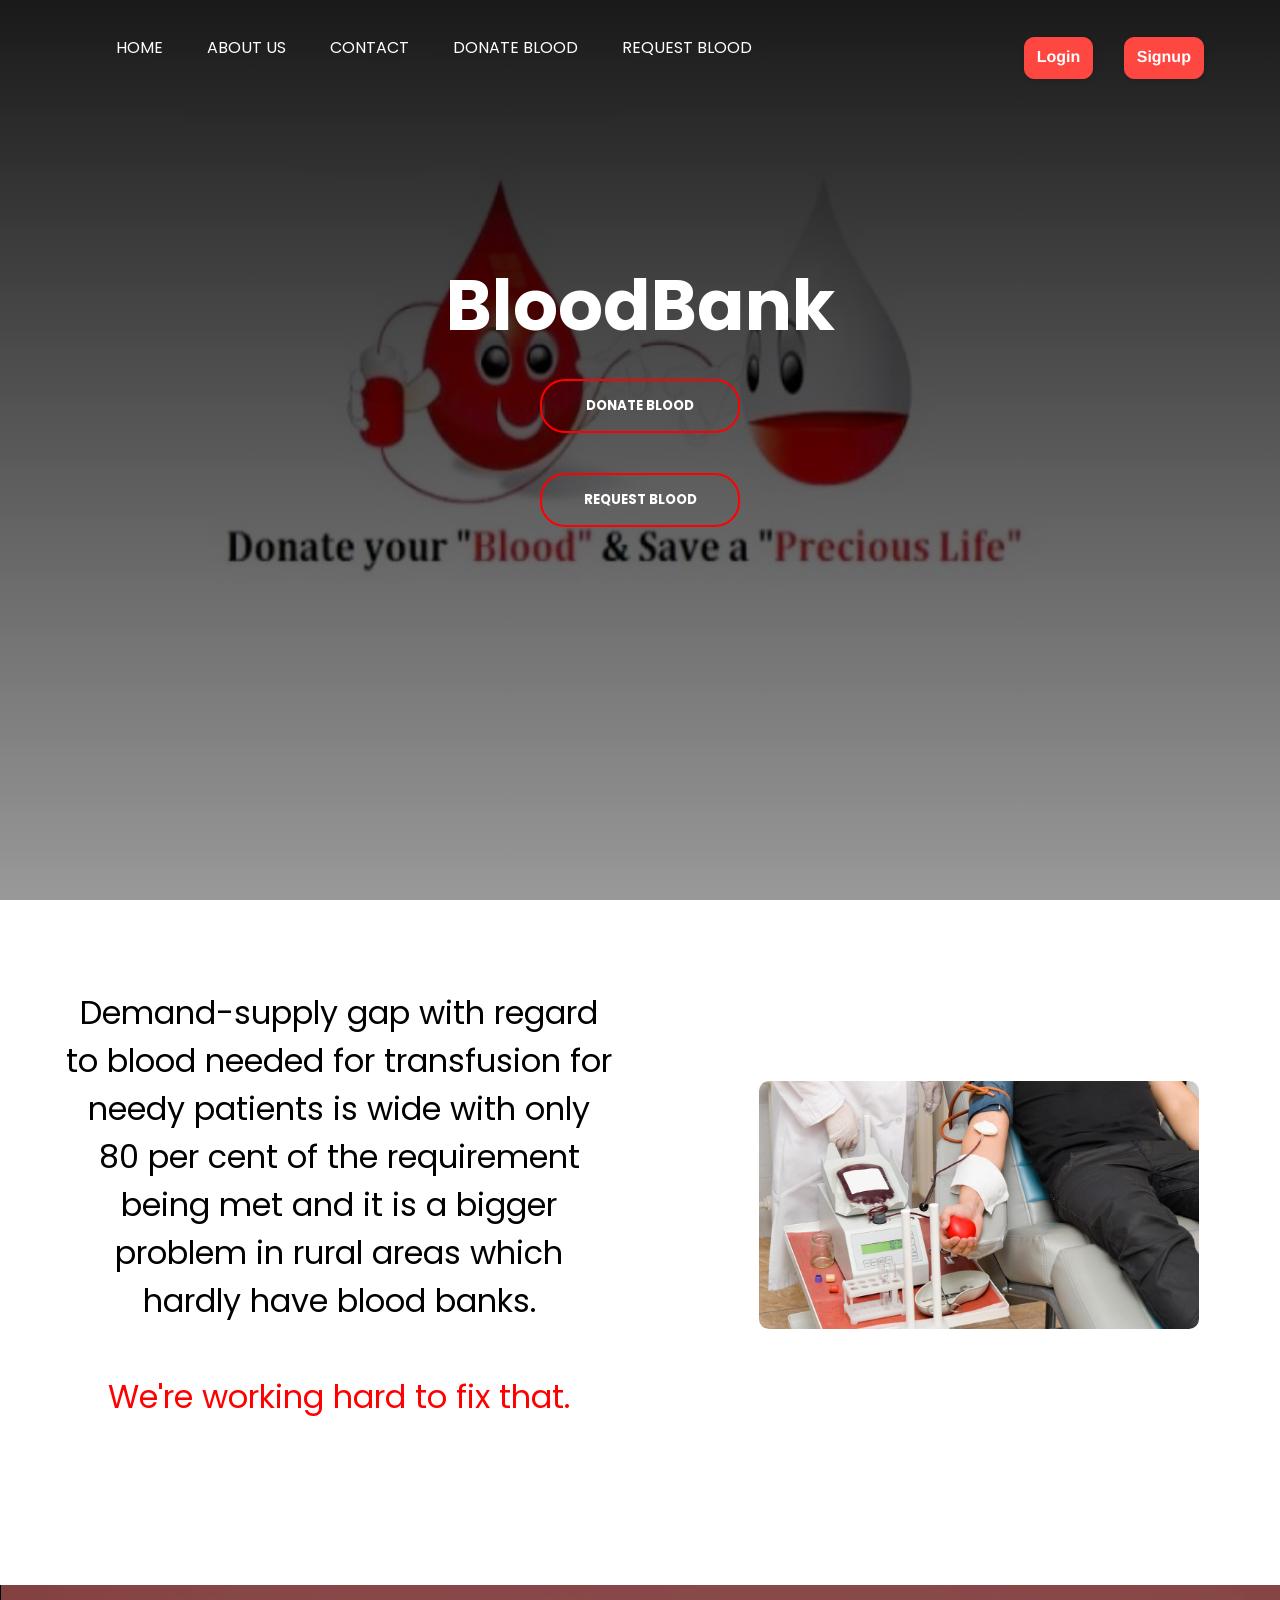
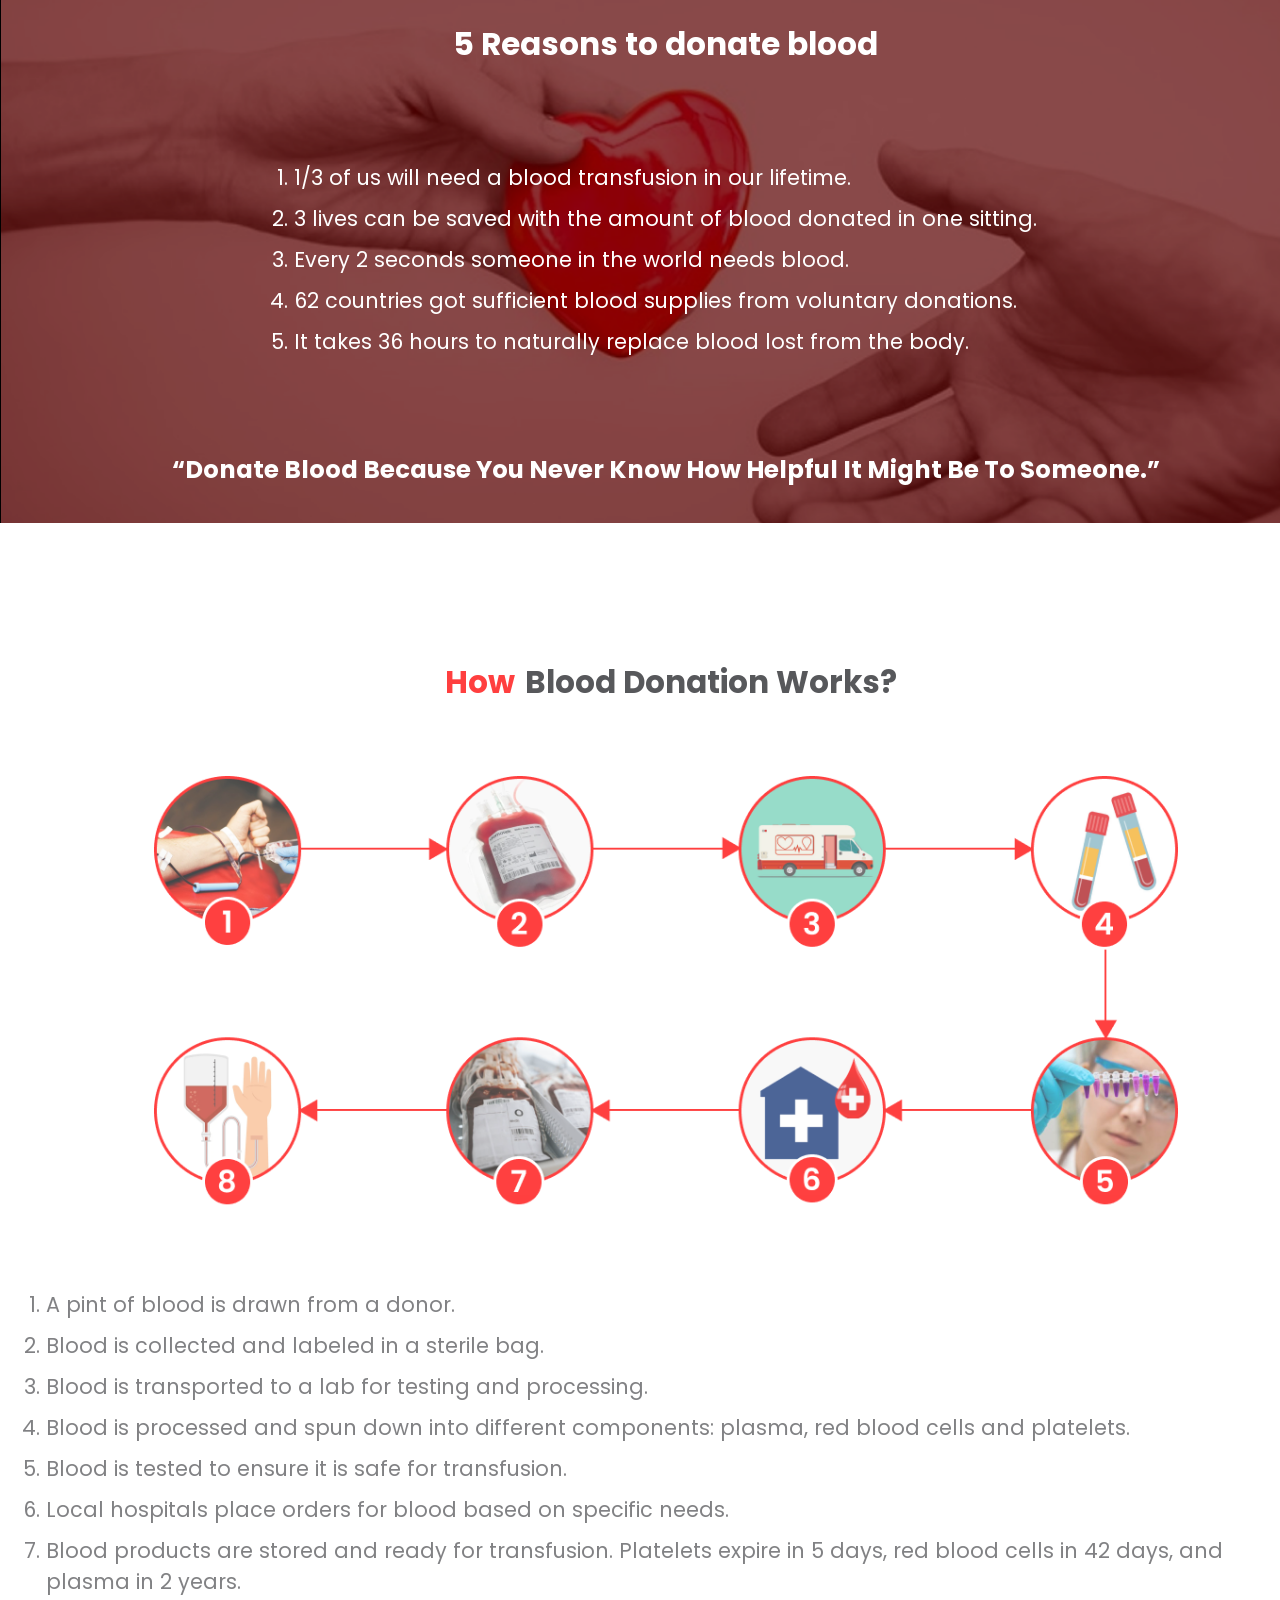
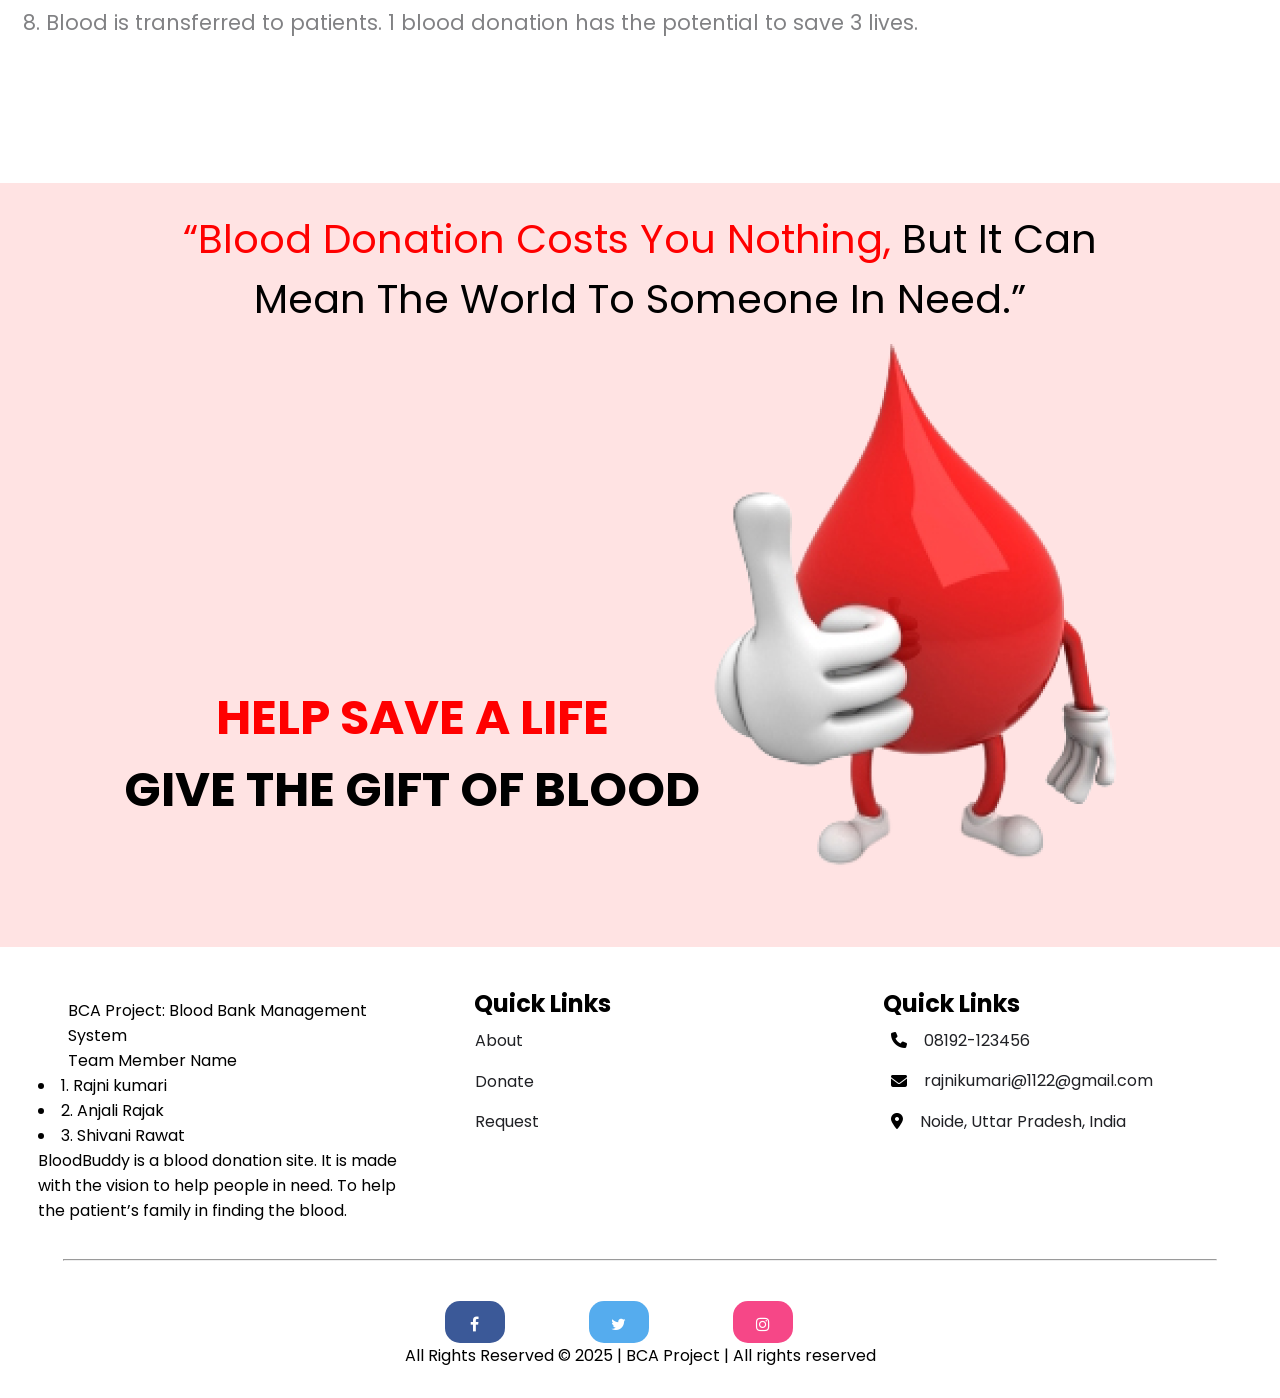
<file: index.html>
<!DOCTYPE html>
<html lang="en">
  <head>
    <meta charset="UTF-8" />
    <meta http-equiv="X-UA-Compatible" content="IE=edge" />
    <meta name="viewport" content="width=device-width, initial-scale=1.0" />
    <title>BloodBuddy</title>
    <link rel="stylesheet" href="./css/style.css" />
   

    <!-- Font Awesome CDN  -->
    <link
      rel="stylesheet"
      href="https://cdnjs.cloudflare.com/ajax/libs/font-awesome/6.2.0/css/all.min.css"
    />
    <link
      rel="stylesheet"
      href="https://cdnjs.cloudflare.com/ajax/libs/font-awesome/4.7.0/css/font-awesome.min.css"
    />
  </head>

  <body>
    <div class="banner">
      <div class="navbar">
        <ul>
          <li><a href="#">Home</a></li>
          <li><a href="html/about.html">About Us</a></li>
          <li><a href="html/contact.html">Contact</a></li>
          <li><a href="html/donate.html">Donate blood</a></li>
          <li><a href="html/request.html">Request blood</a></li>
        </ul>
        <div></div>
        <div></div>
        <div></div>
        <div></div>

        <!--  Login button  -->
        <a href="./html/login.html"
          ><button class="button-24" role="button">Login</button></a
        >
        <a href="./html/signup.html"
          ><button class="button-24" role="button">Signup</button></a
        >
      </div>

      <div class="content">
        <h1>BloodBank</h1>
        <!-- <p>
          “Blood Donation Is A Small Act Of Kindness That Does Great And Big
          Wonders.”
        </p> -->

        <div>
          <button
            type="button"
            onclick="location.href='html/donate.html'"
            value="click here"
          >
            <span></span><a href="html/donate.html">DONATE BLOOD</a>
          </button>

          <div class="space"></div>

          <button
            type="button"
            onclick="location.href='html/request.html'"
            value="click here"
          >
            <span></span><a href="html/request.html">REQUEST BLOOD</a>
          </button>
          <div class="space"></div>
        </div>
      </div>
    </div>
    <br />
    <div class="firstblock">
      <div class="text">
        <p>
          Demand-supply gap with regard to blood needed for transfusion for
          needy patients is wide with only 80 per cent of the requirement being
          met and it is a bigger problem in rural areas which hardly have blood
          banks.
        </p>
        <br />
        <p>
          <span>We're working hard to fix that.</span>
        </p>
      </div>

      <div class="img-container">
        <img src="./images/donate.jpg" class="donate" />
      </div>
    </div>

    <div class="reasons-to-donate">
      <h2>5 Reasons to donate blood</h2>
      <ol>
        <li>1/3 of us will need a blood transfusion in our lifetime.</li>
        <li>
          3 lives can be saved with the amount of blood donated in one sitting.
        </li>
        <li>Every 2 seconds someone in the world needs blood.</li>
        <li>
          62 countries got sufficient blood supplies from voluntary donations.
        </li>
        <li>
          It takes 36 hours to naturally replace blood lost from the body.
        </li>
      </ol>
      <h3>
        “Donate Blood Because You Never Know How Helpful It Might Be To
        Someone.”
      </h3>
    </div>

    <div class="donated-blood">
      <h2><span>How</span>Blood Donation Works?</h2>
      <img src="./images/home02.png" alt="" />
      <ol>
        <li>A pint of blood is drawn from a donor.</li>
        <li>Blood is collected and labeled in a sterile bag.</li>
        <li>Blood is transported to a lab for testing and processing.</li>
        <li>
          Blood is processed and spun down into different components: plasma,
          red blood cells and platelets.
        </li>
        <li>Blood is tested to ensure it is safe for transfusion.</li>
        <li>Local hospitals place orders for blood based on specific needs.</li>
        <li>
          Blood products are stored and ready for transfusion. Platelets expire
          in 5 days, red blood cells in 42 days, and plasma in 2 years.
        </li>
        <li>
          Blood is transferred to patients. 1 blood donation has the potential
          to save 3 lives.
        </li>
      </ol>
    </div>

    <!-- Footer section -->
    <footer>
      <div class="data">
        <div class="slogan">
          <span>“Blood Donation Costs You Nothing,</span> But It Can Mean The
          World To Someone In Need.”
        </div>
        <div class="row">
          <div class="left">
            <h2><span>HELP SAVE A LIFE</span></h2>
            <h2>GIVE THE GIFT OF BLOOD</h2>

            <div class="empty-space"><br /><br /></div>
          </div>
          <div class="right">
            <img src="./images/blood.png" alt="" />
          </div>
        </div>
      </div>
      <div class="details">
        <div class="left">
          <br />
          <p>
          <p> BCA Project: Blood Bank Management System </p>
          <p>Team Member Name</p>
          <li>1.   Rajni kumari</li>
          <li>2.  Anjali Rajak</li>
          <li>3.  Shivani Rawat</li>
            BloodBuddy is a blood donation site. It is made with the vision to
            help people in need. To help the patient’s family in finding the
            blood.
          </p>
        </div>
        <div class="middle">
          <h2>Quick Links</h2>
          <a href="about.html">About</a>
          <a href="donate.html">Donate</a>
          <a href="request.html">Request</a>
        </div>

        <div class="right">
          <h2>Quick Links</h2>

          <div class="phone">
            <i class="fa-solid fa-phone"></i> &nbsp;
            <a href="tel:08192-275123">08192-123456</a>
          </div>
          <div class="email">
            <i class="fa-solid fa-envelope"></i> &nbsp;
            <a href="mailto:rajnikumari@1122@gmail.com">rajnikumari@1122@gmail.com </a>
          </div>
          <div class="location">
            <i class="fa-solid fa-location-dot"></i> &nbsp;<a
              href="https://maps.app.goo.gl/kCun5JXrX1xoZ6sb9"
              target="_blank"
              rel="noopener noreferrer"
              > Noide, Uttar Pradesh, India
            </a>
          </div>
        </div>
      </div>
      <hr style="width: 90%; margin: 10px" />
      <div class="copyright" style="margin: 30px">
        <!-- Add font awesome icons -->
        <div>
          <a href="https://www.facebook.com/" class="fa fa-facebook"></a>
          <a href="https://twitter.com/" class="fa fa-twitter"></a>
          <a href="https://www.instagram.com/" class="fa fa-instagram"></a>
        </div>
        <p>All Rights Reserved © 2025 | BCA Project | All rights reserved</p>
      </div>
    </footer>
  </body>
</html>
</file>
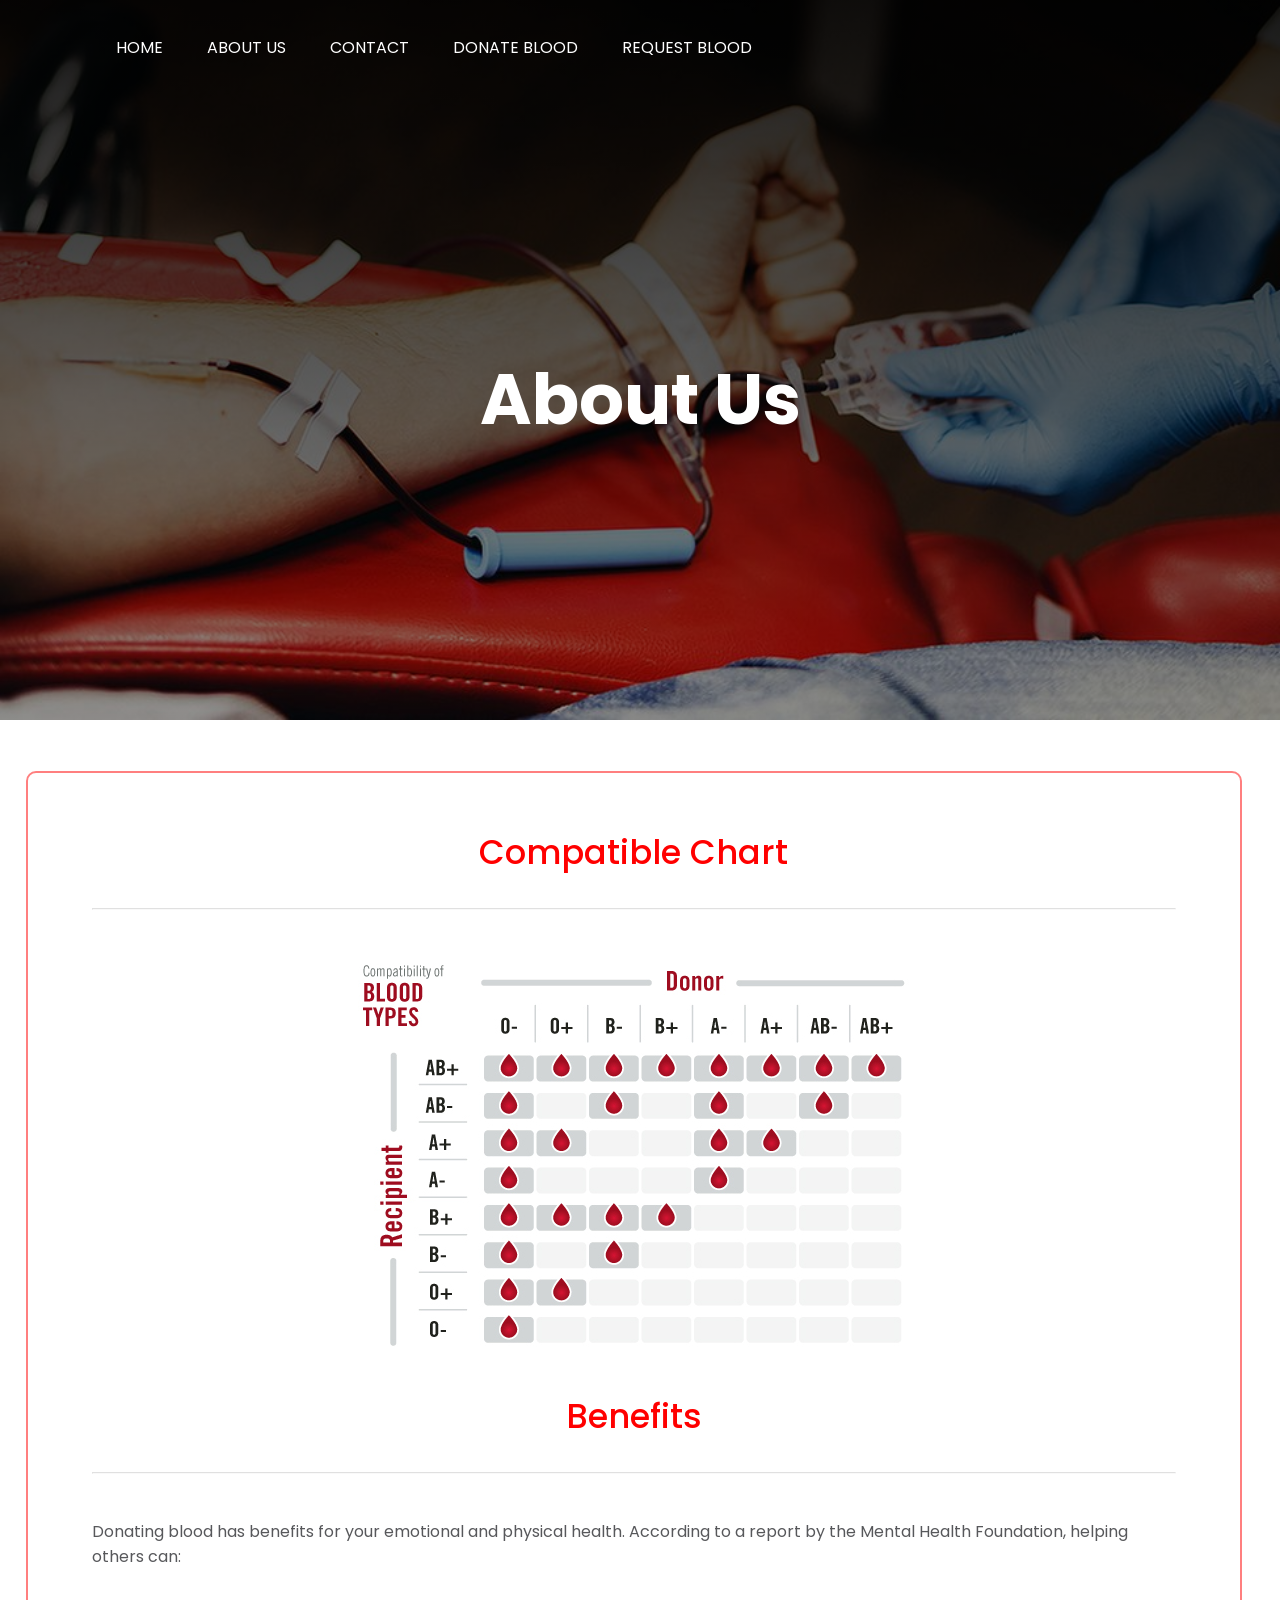
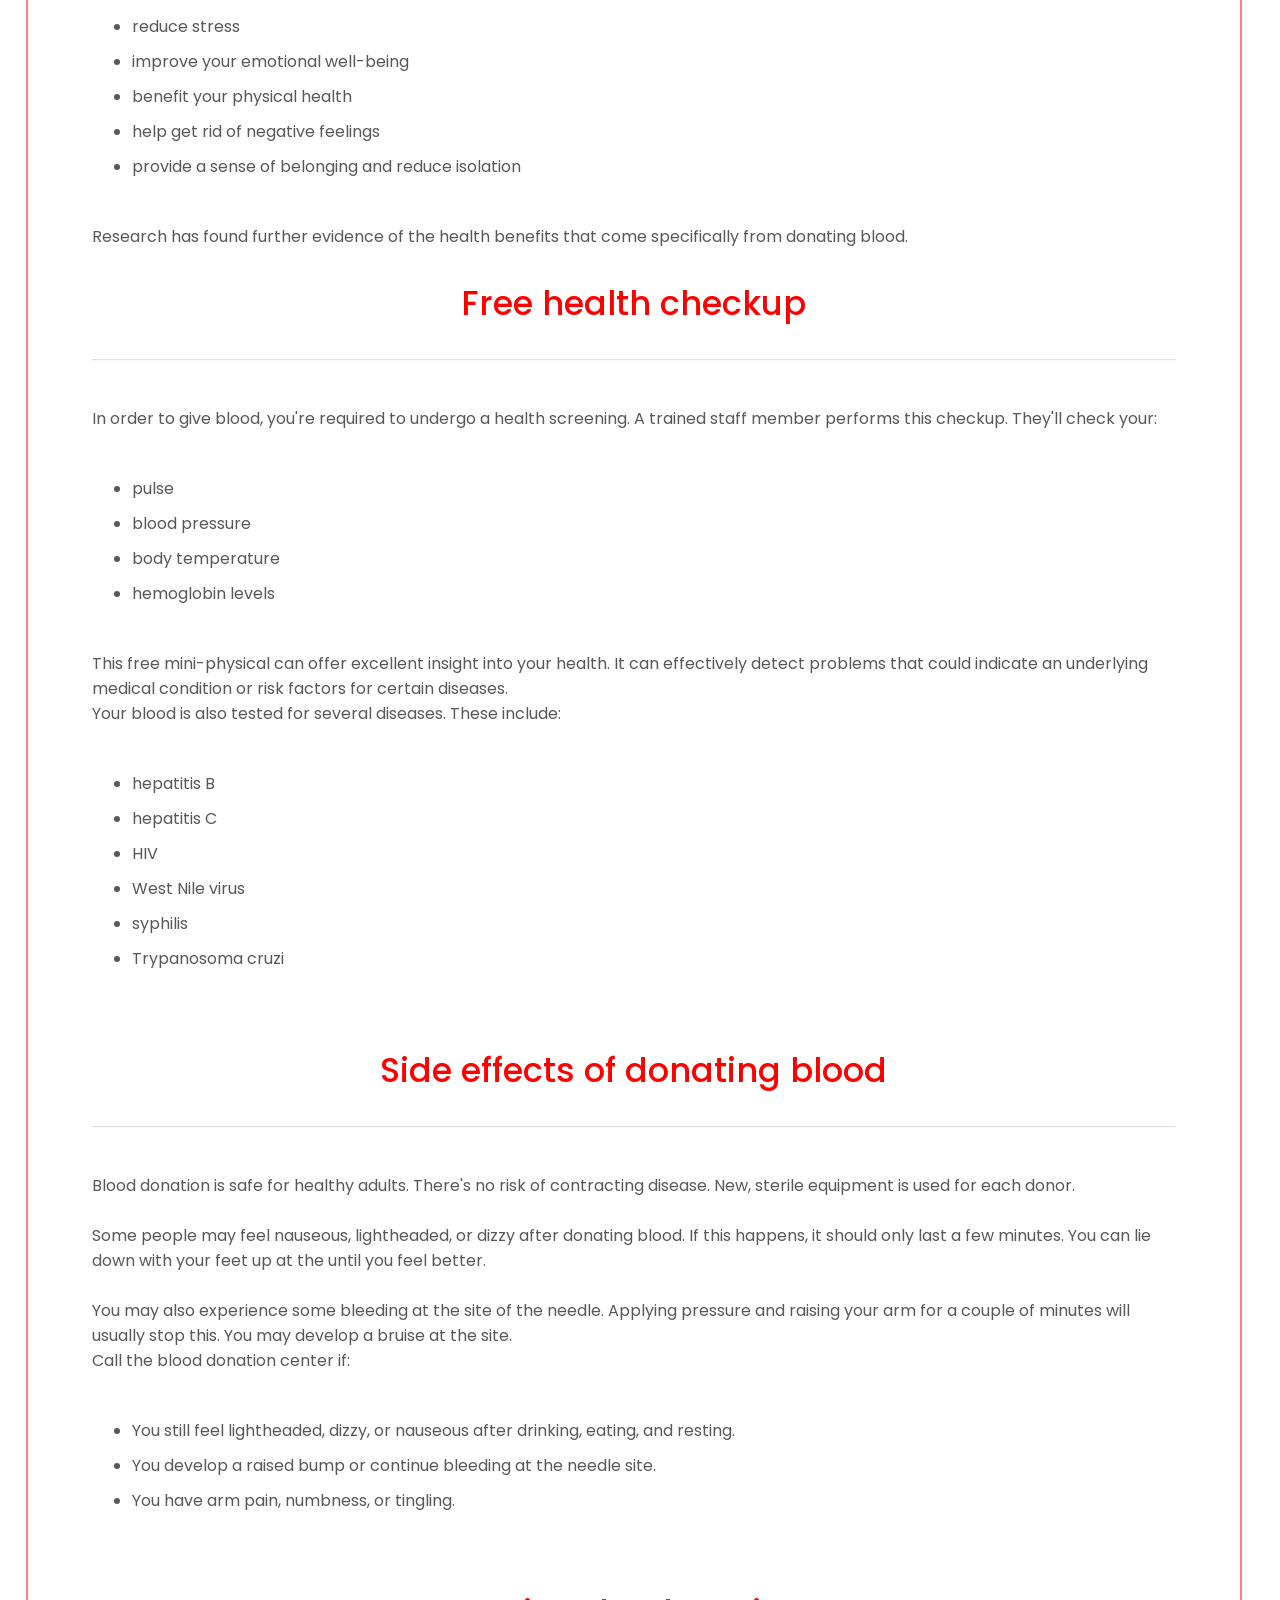
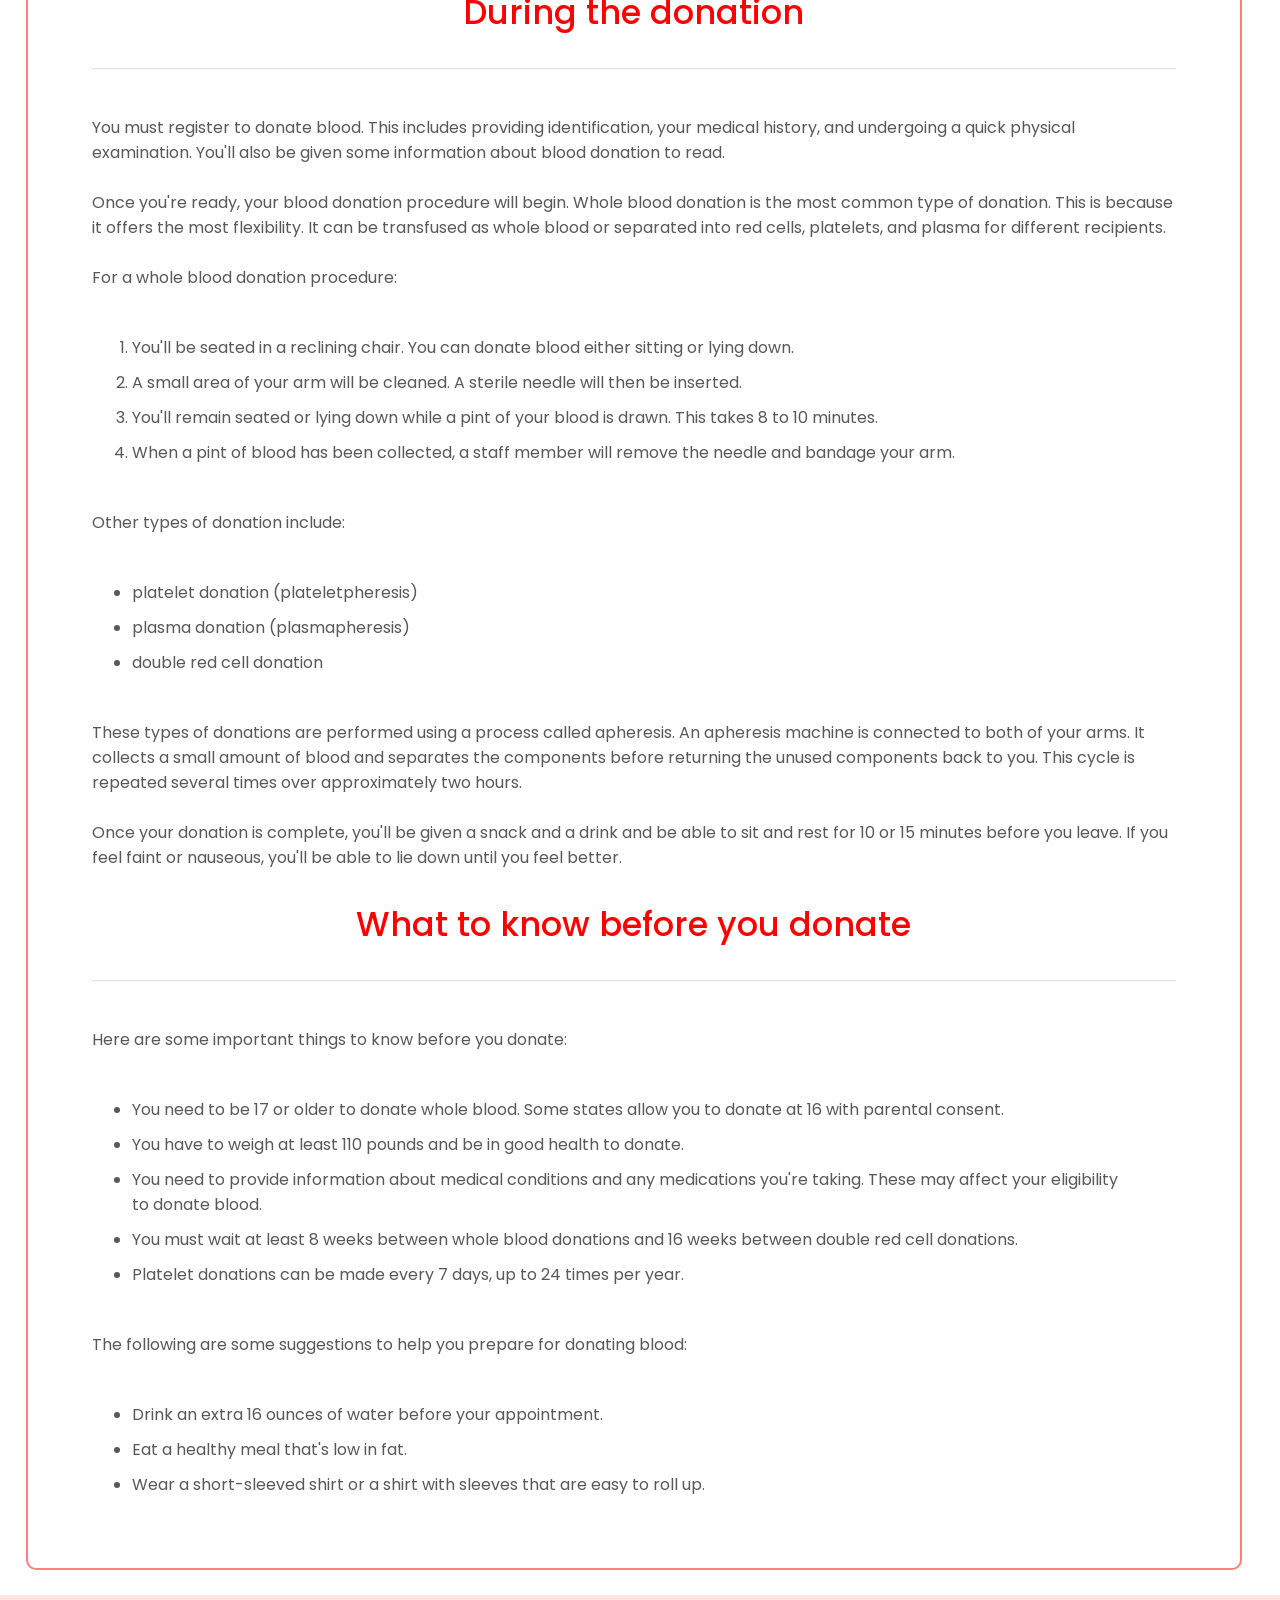
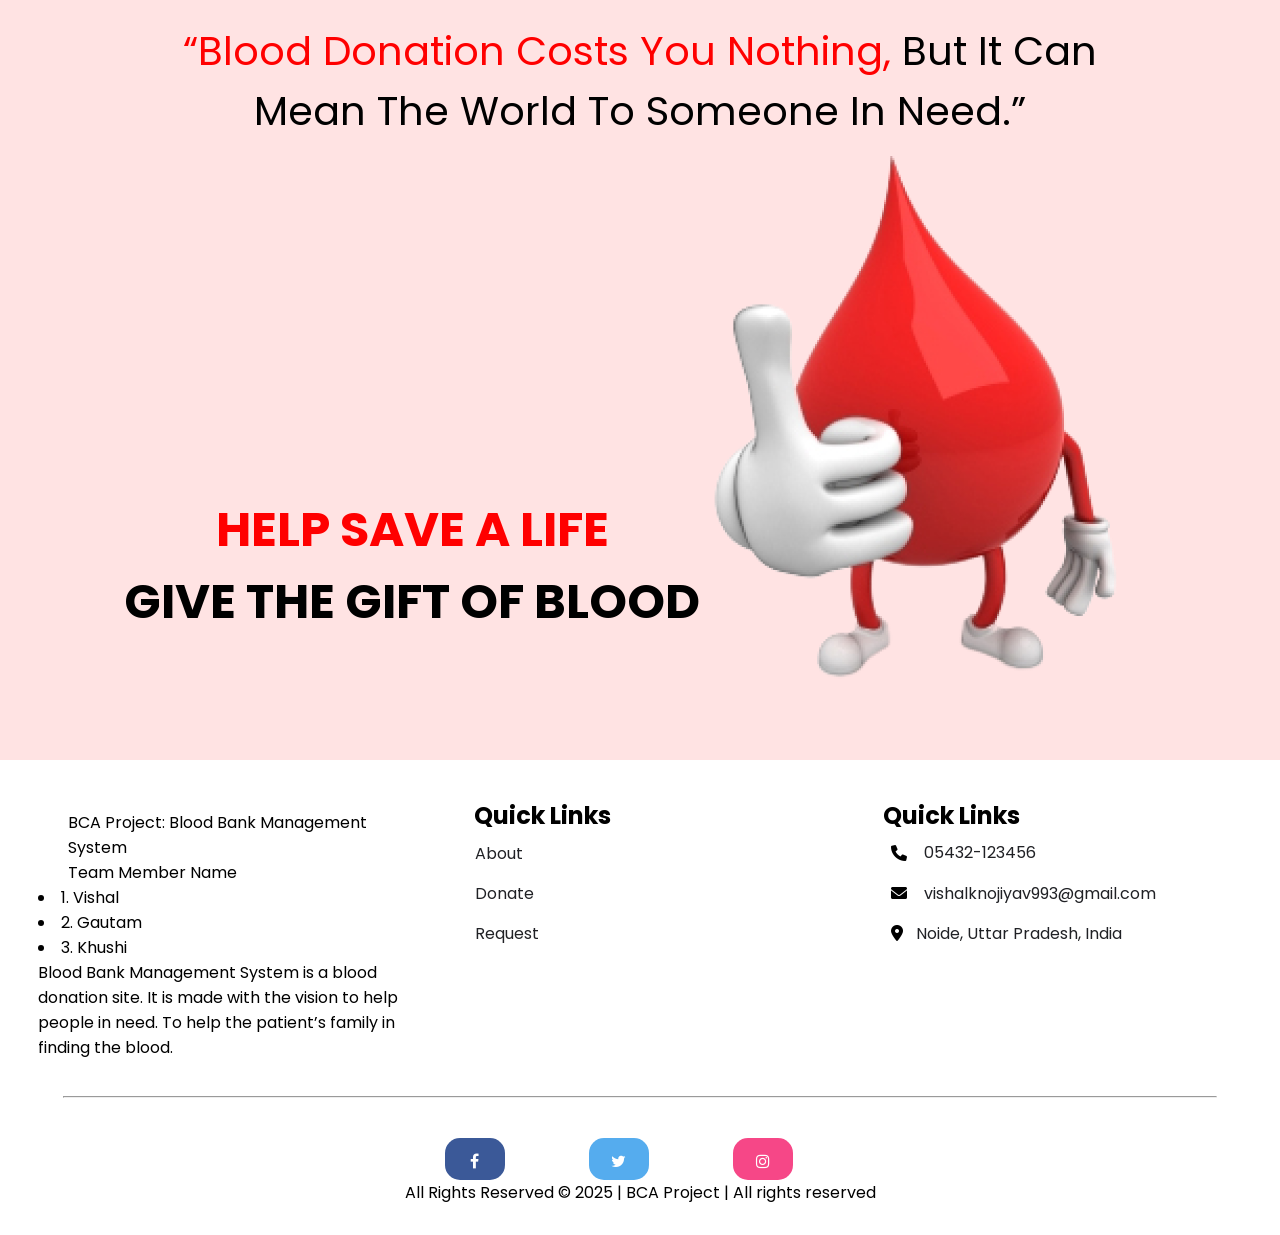
<file: html/about.html>
<!DOCTYPE html>
<html lang="en">

    <head>
        <meta charset="UTF-8" />
        <meta http-equiv="X-UA-Compatible" content="IE=edge" />
        <meta name="viewport" content="width=device-width, initial-scale=1.0" />
        <title>BloodBankManagementSystem.com</title>
        <link rel="stylesheet" href="../css/style.css">
        <!-- Font Awesome CDN  -->
        <link rel="stylesheet" href="https://cdnjs.cloudflare.com/ajax/libs/font-awesome/6.0.0/css/all.min.css"/>
        <link rel="stylesheet" href="https://cdnjs.cloudflare.com/ajax/libs/font-awesome/4.7.0/css/font-awesome.min.css"/>
    

 
    </head>

<body>
    <div class="banner" id="about-banner">
        <div class="navbar">
            <ul>
                <li><a href="./../index.html">Home</a></li>
                <li><a href="about.html">About Us</a></li>
                <li><a href="contact.html">Contact</a></li>
                <li><a href="donate.html">Donate blood</a></li>
                <li><a href="request.html">Request blood</a></li>
            </ul>
        </div>

        <div class="content" style="top: 40%;">
            <h1>About Us</h1>
        </div>
    </div>
    <br>
    <div class="container" id="about-container">

        <h2 class="title">Compatible Chart</h2>
        <hr />
        <div class="compatibility-chart">
            <img src="./../images/chart.jpg" class="image" />
        </div>


        <h2 class="title">Benefits</h2>
        <hr />
        <p>
            Donating blood has benefits for your emotional and physical health.
            According to a report by the Mental Health Foundation, helping others
            can:
        </p>
        <ul>
            <li>reduce stress</li>
            <li>improve your emotional well-being</li>
            <li>benefit your physical health</li>
            <li>help get rid of negative feelings</li>
            <li>provide a sense of belonging and reduce isolation</li>
        </ul>
        <p>
            Research has found further evidence of the health benefits that come
            specifically from donating blood.
        </p>

        <h2 class="title">Free health checkup</h2>
        <hr />
        <p>
            In order to give blood, you're required to undergo a health screening.
            A trained staff member performs this checkup. They'll check your:
        </p>
        <ul>
            <li>pulse</li>
            <li>blood pressure</li>
            <li>body temperature</li>
            <li>hemoglobin levels</li>
        </ul>
        <p>
            This free mini-physical can offer excellent insight into your health.
            It can effectively detect problems that could indicate an underlying
            medical condition or risk factors for certain diseases.
        </p>

        <p>Your blood is also tested for several diseases. These include:</p>
        <ul>
            <li>hepatitis B</li>
            <li>hepatitis C</li>
            <li>HIV</li>
            <li>West Nile virus</li>
            <li>syphilis</li>
            <li>Trypanosoma cruzi</li>
        </ul>
        <h2 class="title">Side effects of donating blood</h2>
        <hr />
        <p>
            Blood donation is safe for healthy adults. There's no risk of
            contracting disease. New, sterile equipment is used for each donor.
            <br /><br />
            Some people may feel nauseous, lightheaded, or dizzy after donating
            blood. If this happens, it should only last a few minutes. You can lie
            down with your feet up at the until you feel better.
            <br /><br />
            You may also experience some bleeding at the site of the needle.
            Applying pressure and raising your arm for a couple of minutes will
            usually stop this. You may develop a bruise at the site.
            <br />
            Call the blood donation center if:
        </p>
        <ul>
            <li>
                You still feel lightheaded, dizzy, or nauseous after drinking,
                eating, and resting.
            </li>
            <li>
                You develop a raised bump or continue bleeding at the needle site.
            </li>
            <li>You have arm pain, numbness, or tingling.</li>
        </ul>

        <h2 class="title">During the donation</h2>
        <hr />
        <p>
            You must register to donate blood. This includes providing
            identification, your medical history, and undergoing a quick physical
            examination. You'll also be given some information about blood
            donation to read. <br /><br />
            Once you're ready, your blood donation procedure will begin. Whole
            blood donation is the most common type of donation. This is because it
            offers the most flexibility. It can be transfused as whole blood or
            separated into red cells, platelets, and plasma for different
            recipients.
            <br /><br />
            For a whole blood donation procedure:
        </p>
        <ol>
            <li>
                You'll be seated in a reclining chair. You can donate blood either
                sitting or lying down.
            </li>
            <li>
                A small area of your arm will be cleaned. A sterile needle will then
                be inserted.
            </li>
            <li>
                You'll remain seated or lying down while a pint of your blood is
                drawn. This takes 8 to 10 minutes.
            </li>
            <li>
                When a pint of blood has been collected, a staff member will remove
                the needle and bandage your arm.
            </li>
        </ol>
        <p>
            Other types of donation include:
            <br />
        </p>

        <ul>
            <li>platelet donation (plateletpheresis)</li>
            <li>plasma donation (plasmapheresis)</li>
            <li>double red cell donation</li>
        </ul>
        <p>
            These types of donations are performed using a process called
            apheresis. An apheresis machine is connected to both of your arms. It
            collects a small amount of blood and separates the components before
            returning the unused components back to you. This cycle is repeated
            several times over approximately two hours. <br /><br />
            Once your donation is complete, you'll be given a snack and a drink
            and be able to sit and rest for 10 or 15 minutes before you leave. If
            you feel faint or nauseous, you'll be able to lie down until you feel
            better.
        </p>

        <h2 class="title">What to know before you donate</h2>
        <hr />
        <p>Here are some important things to know before you donate:</p>
        <ul>
            <li>
                You need to be 17 or older to donate whole blood. Some states allow
                you to donate at 16 with parental consent.
            </li>
            <li>
                You have to weigh at least 110 pounds and be in good health to
                donate.
            </li>
            <li>
                You need to provide information about medical conditions and any
                medications you're taking. These may affect your eligibility to
                donate blood.
            </li>
            <li>
                You must wait at least 8 weeks between whole blood donations and 16
                weeks between double red cell donations.
            </li>
            <li>
                Platelet donations can be made every 7 days, up to 24 times per
                year.
            </li>
        </ul>
        <p>
            The following are some suggestions to help you prepare for donating
            blood:
        </p>
        <ul>
            <li>Drink an extra 16 ounces of water before your appointment.</li>
            <li>Eat a healthy meal that's low in fat.</li>
            <li>
                Wear a short-sleeved shirt or a shirt with sleeves that are easy to
                roll up.
            </li>
        </ul>

    </div>

  <!-- Footer section -->
  <footer>
    <div class="data">
      <div class="slogan">
        <span>“Blood Donation Costs You Nothing,</span> But It Can Mean The
        World To Someone In Need.”
      </div>
      <div class="row">
        <div class="left">
          <h2><span>HELP SAVE A LIFE</span></h2>
          <h2>GIVE THE GIFT OF BLOOD</h2>

          <div class="empty-space"><br /><br /></div>
        </div>
        <div class="right">
          <img src="../images/blood.png" alt="" />
        </div>
      </div>
    </div>
    <div class="details">
      <div class="left">
        <br>
        <p>
            <p> BCA Project: Blood Bank Management System </p>
            <p>Team Member Name</p>
            <li>1.  Vishal</li>
            <li>2.  Gautam</li>
            <li>3.  Khushi</li>
            Blood Bank Management System is a blood donation site. It is made with the vision to help people in need. To help the patient’s family in finding the blood.
        </p>
      </div>
      <div class="middle">
        <h2>Quick Links</h2>
        <a href="about.html">About</a>
        <a href="donate.html">Donate</a>
        <a href="request.html">Request</a>
      </div>

      <div class="right">
        <h2>Quick Links</h2>

        <div class="phone">
          <i class="fa-solid fa-phone"></i> &nbsp; <a href="tel:05432-275123">05432-123456</a>
        </div>
        <div class="email">
          <i class="fa-solid fa-envelope"></i> &nbsp; <a href="mailto:contact@bloodbuddy.com">vishalknojiyav993@gmail.com</a>
        </div>
        <div class="location">
          <i class="fa-solid fa-location-dot"></i> &nbsp;<a href="https://maps.app.goo.gl/kCun5JXrX1xoZ6sb9" target="_blank" rel="noopener noreferrer">Noide, Uttar Pradesh, India </a>
        </div>
      </div>
    </div>
    <hr style="width: 90%; margin: 10px" />
    <div class="copyright" style="margin: 30px">
         <!-- Add font awesome icons -->
        <div >
            <a href="https://www.facebook.com/" class="fa fa-facebook"></a>
            <a href="https://twitter.com/" class="fa fa-twitter"></a>
            <a href="https://www.instagram.com/" class="fa fa-instagram"></a>
        </div>
      <p>All Rights Reserved © 2025 | BCA Project | All rights reserved</p>
    </div>
  </footer>

</body>
</file>
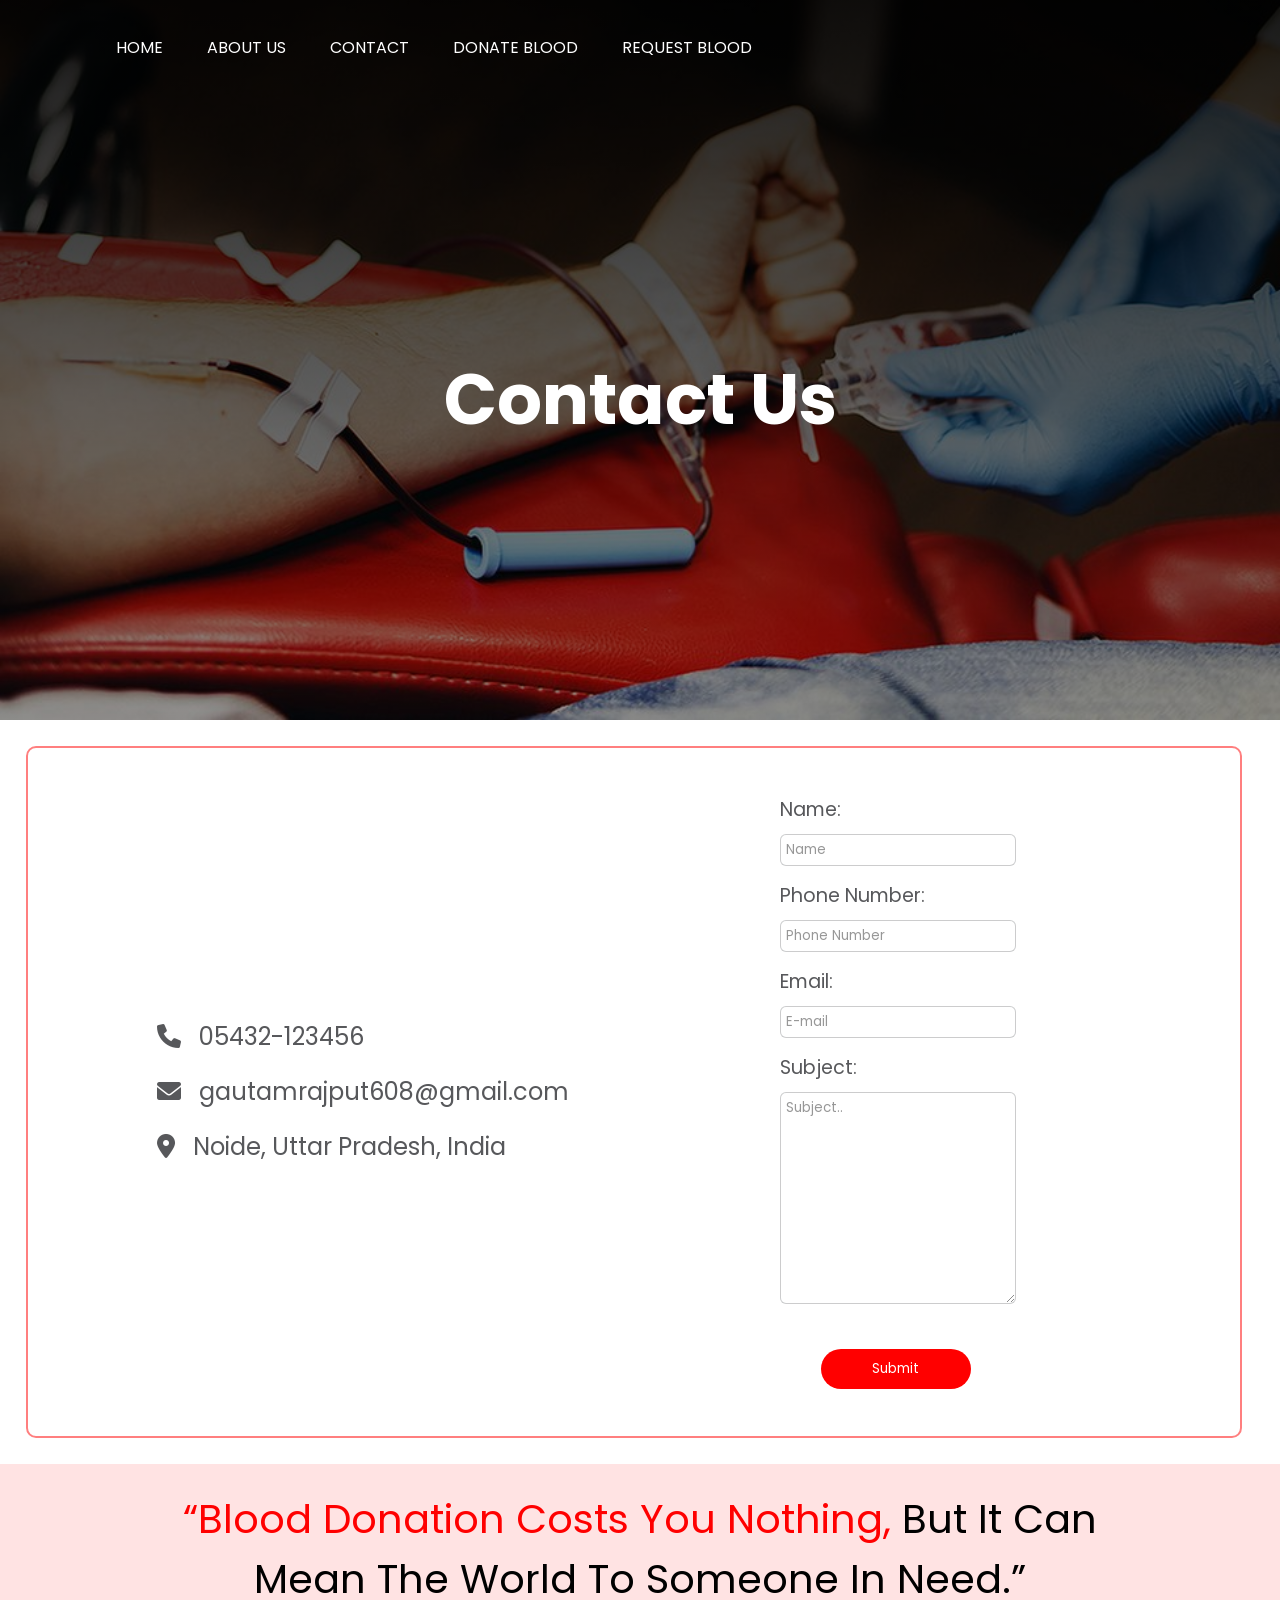
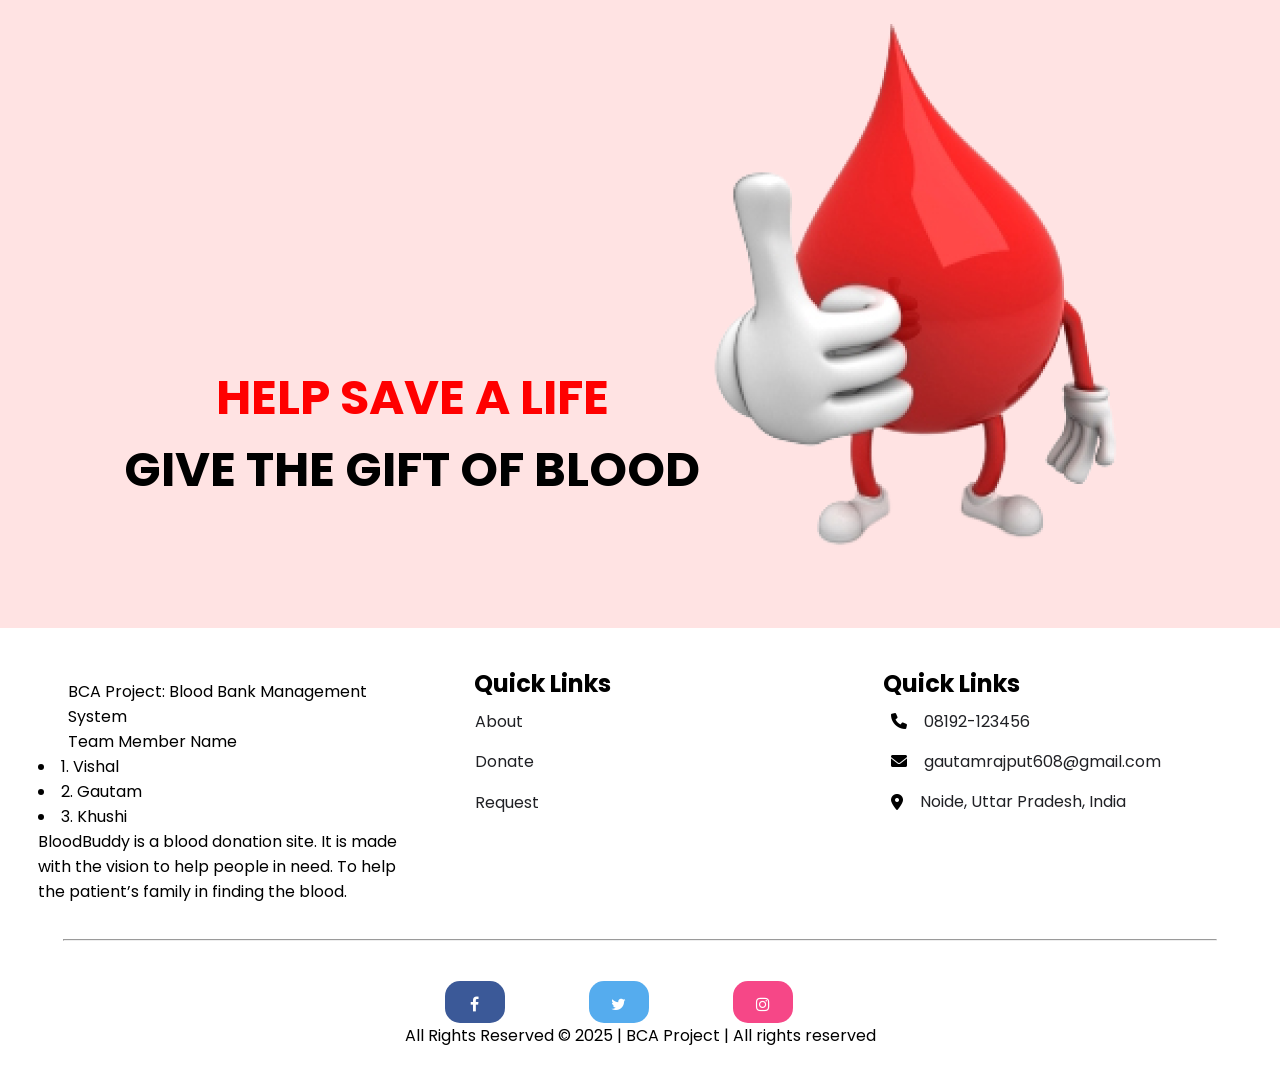
<file: html/contact.html>
<!DOCTYPE html>
<html lang="en">

<head>
        <meta charset="UTF-8">
        <meta http-equiv="X-UA-Compatible" content="IE=edge">
        <meta name="viewport" content="width=device-width, initial-scale=1.0">
        <title>BloodBankManagementSystem.com</title>
        <link rel="stylesheet" href="../css/style.css">
         <!-- Font Awesome CDN  -->
        <link rel="stylesheet" href="https://cdnjs.cloudflare.com/ajax/libs/font-awesome/6.0.0/css/all.min.css">
        <link rel="stylesheet" href="https://cdnjs.cloudflare.com/ajax/libs/font-awesome/4.7.0/css/font-awesome.min.css"/>

</head>

<body>
    <div class="banner" id="contact-banner">
        <div class="navbar">
            <ul>
                <li><a href="./../index.html">Home</a></li>
                <li><a href="about.html">About Us</a></li>
                <li><a href="contact.html">Contact</a></li>
                <li><a href="donate.html">Donate blood</a></li>
                <li><a href="request.html">Request blood</a></li>
            </ul>
        </div>


        <!-- Contact form -->
        <div class="content" >
            <h1>Contact Us</h1>
        </div>
    </div>
    <div class="contact-us-content">
        <div class="left-items">
            <div class="details">
                <div class="phone">
                    <i class="fa-solid fa-phone"></i> &nbsp; <a href="tel:05432-123456">05432-123456</a>
                </div>
                <div class="email">
                    <i class="fa-solid fa-envelope"></i> &nbsp; 
                    <a href="mailto:gautamrajput@gmail.com">gautamrajput608@gmail.com </a>
                </div>
                <div class="location">
                    <i class="fa-solid fa-location-dot"></i> &nbsp; <a href="https://maps.app.goo.gl/kCun5JXrX1xoZ6sb9"
                        target="_blank" rel="noopener noreferrer"> Noide, Uttar Pradesh, India</a>
                </div>
            </div>
        </div>
        <div class="right-items">
            <form action="">
                <label for="name">Name:</label>
                <input type="text" id="name" name="name" autocomplete="name" required placeholder="Name">
                <label for="phone">Phone Number:</label>
                <input type="tel" id="phone" name="phone" autocomplete="mobile" required placeholder="Phone Number">
                <label for="email">Email:</label>
                <input type="email" id="email" name="email" autocomplete="email" required placeholder="E-mail">
                <label for="subject">Subject:</label>
                <textarea name="subject" id="subject" cols="30" rows="10" required placeholder="Subject.."></textarea>
                <button type="submit">Submit</button>
            </form>
        </div>
    </div>
    
     <!-- Footer section -->
  <footer>
    <div class="data">
      <div class="slogan">
        <span>“Blood Donation Costs You Nothing,</span> But It Can Mean The
        World To Someone In Need.”
      </div>
      <div class="row">
        <div class="left">
          <h2><span>HELP SAVE A LIFE</span></h2>
          <h2>GIVE THE GIFT OF BLOOD</h2>

          <div class="empty-space"><br /><br /></div>
        </div>
        <div class="right">
          <img src="../images/blood.png" alt="" />
        </div>
      </div>
    </div>
    <div class="details">
      <div class="left">
        <br>
        <p>
          <p> BCA Project: Blood Bank Management System </p>
          <p>Team Member Name</p>
          <li>1.  Vishal</li>
          <li>2.  Gautam</li>
          <li>3.  Khushi</li>
          BloodBuddy is a blood donation site. It is made with the vision to help people in need. To help the patient’s family in finding the blood.
        </p>
      </div>
      <div class="middle">
        <h2>Quick Links</h2>
        <a href="about.html">About</a>
        <a href="donate.html">Donate</a>
        <a href="request.html">Request</a>
      </div>

      <div class="right">
        <h2>Quick Links</h2>

        <div class="phone">
          <i class="fa-solid fa-phone"></i> &nbsp; <a href="tel:08192-275123">08192-123456</a>
        </div>
        <div class="email">
          <i class="fa-solid fa-envelope"></i> &nbsp; <a href="mailto:gautamrajput608@gmail.com">gautamrajput608@gmail.com </a>
        </div>
        <div class="location">
          <i class="fa-solid fa-location-dot"></i> &nbsp;<a href="https://maps.app.goo.gl/kCun5JXrX1xoZ6sb9" target="_blank" rel="noopener noreferrer"> Noide, Uttar Pradesh, India </a>
        </div>
      </div>
    </div>
    <hr style="width: 90%; margin: 10px" />
    <div class="copyright" style="margin: 30px">
         <!-- Add font awesome icons -->
        <div >
            <a href="https://www.facebook.com/" class="fa fa-facebook"></a>
            <a href="https://twitter.com/" class="fa fa-twitter"></a>
            <a href="https://www.instagram.com/" class="fa fa-instagram"></a>
        </div>
      <p>All Rights Reserved © 2025 | BCA Project | All rights reserved</p>
    </div>
  </footer>
</body>
</file>
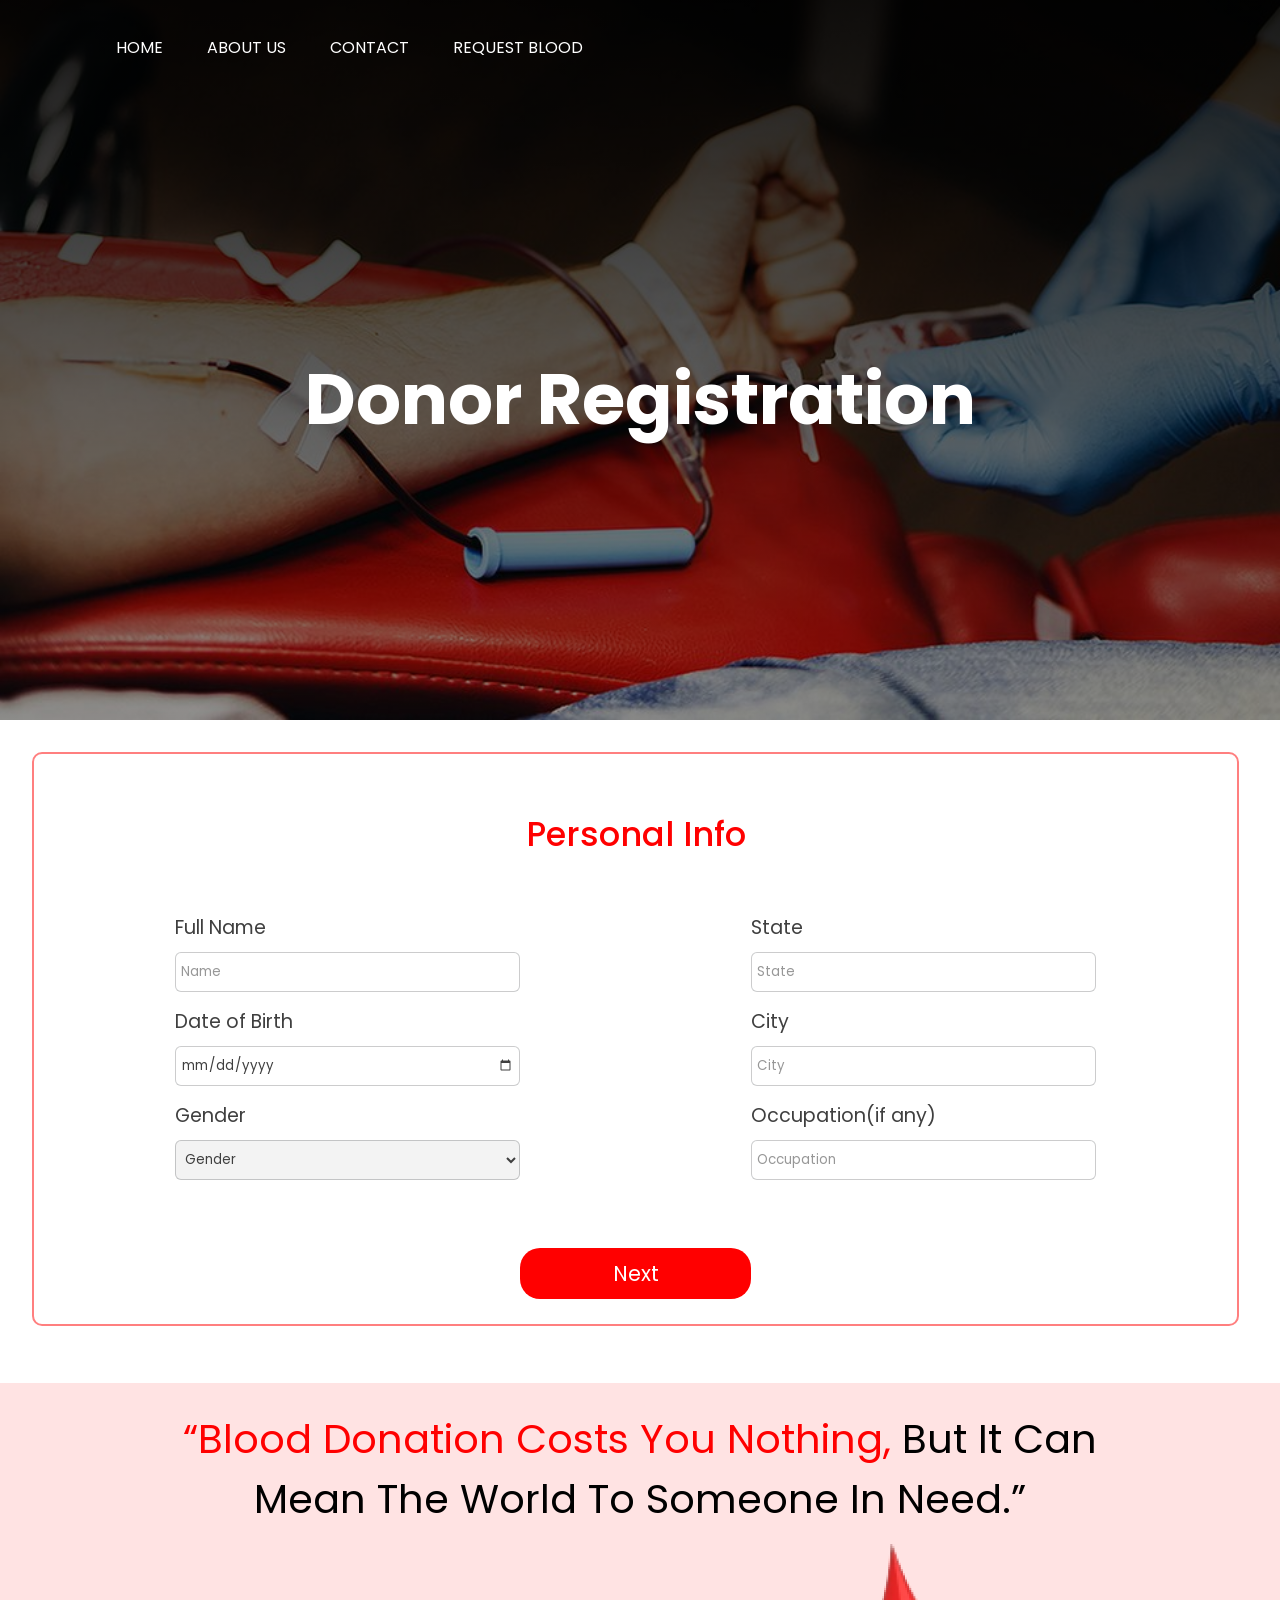
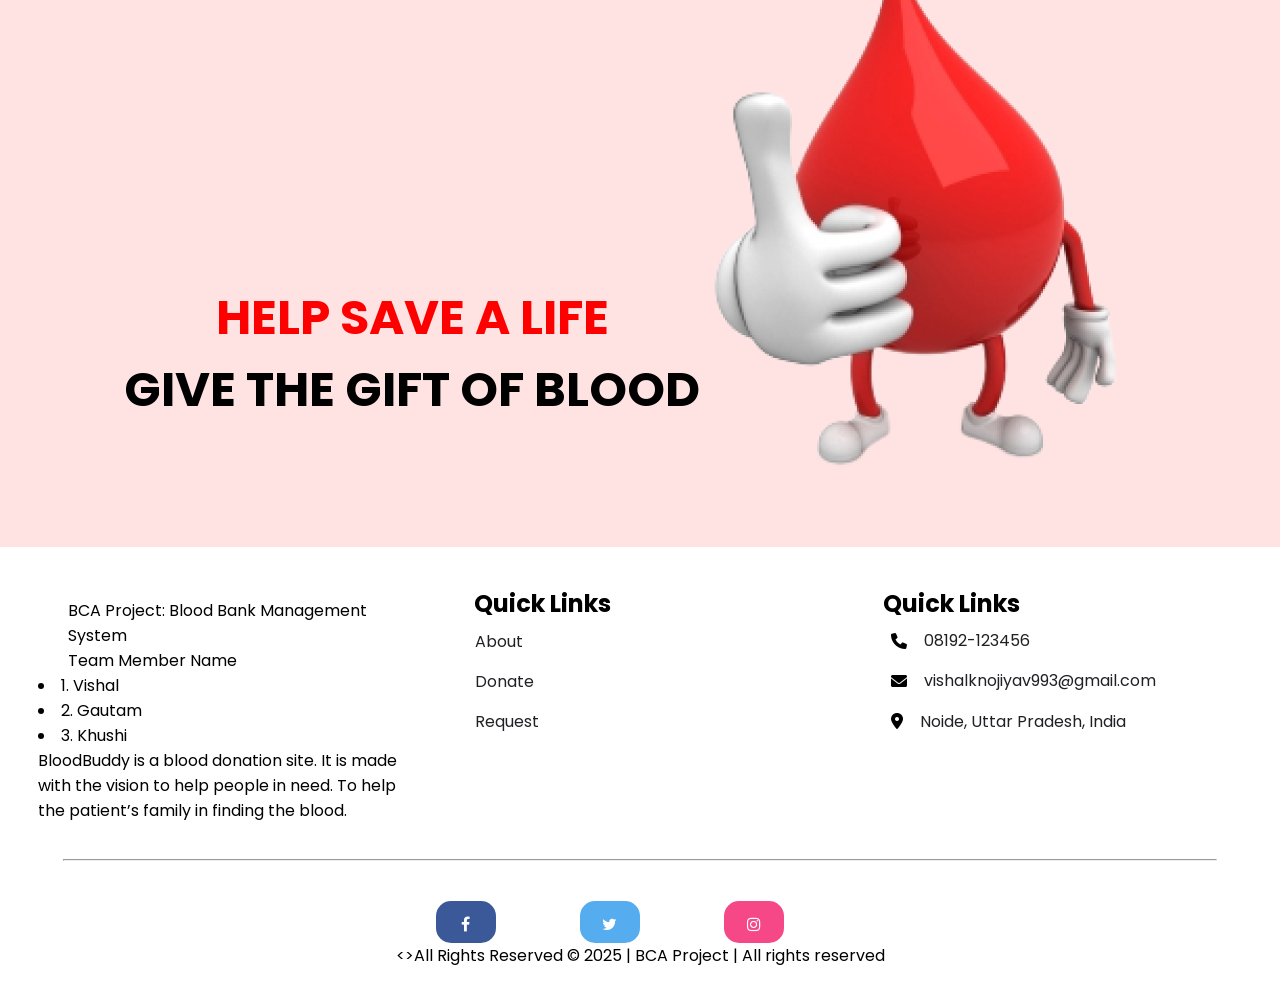
<file: html/donate.html>
<!DOCTYPE html>
<html lang="en">

<head>
        <meta charset="UTF-8">
        <meta http-equiv="X-UA-Compatible" content="IE=edge">
        <meta name="viewport" content="width=device-width, initial-scale=1.0">
        <title>BloodBankManagementSystem.com</title>
        <link rel="stylesheet" href="../css/style.css">
         <!-- Font Awesome CDN  -->
        <link rel="stylesheet" href="https://cdnjs.cloudflare.com/ajax/libs/font-awesome/6.0.0/css/all.min.css">
        <link rel="stylesheet" href="https://cdnjs.cloudflare.com/ajax/libs/font-awesome/4.7.0/css/font-awesome.min.css"/>

   
    <style>
        input {
            box-sizing: border-box;
            border: 1px solid black;
            width: 200px;
        }
    </style>
</head>

<body>
    <div class="banner" id="donate-banner">
        <div class="navbar">
            <ul>
                <li><a href="./../index.html">Home</a></li>
                <li><a href="about.html">About Us</a></li>
                <li><a href="contact.html">Contact</a></li>
                <!-- <li><a href="donate.html">Donate blood</a></li> -->
                <li><a href="request.html">Request blood</a></li>
            </ul>
        </div>
        <div class="content" style="top: 40%;">
            <h1>Donor Registration</h1>
        </div>
    </div>
    <div class="peronsal-info">
        <h2 class="title">Personal Info</h2>
        <form action="../index.html" id="personal-info">
            <div class="form-items">
                <div class="left">
                    <label for="name">Full Name</label>
                    <input type="text" id="name" name="name" autocomplete="name" required placeholder="Name">

                    <label for="dob">Date of Birth</label>
                    <input type="date" name="dob" id="dob">

                    <label for="gender">Gender</label>
                    <select name="gender" id="gender" required>
                        <option value="" disabled selected>Gender</option>
                        <option value="male">Male</option>
                        <option value="female">Female</option>
                    </select>
<!-- 
                    <label for="email">Email</label>
                    <input type="email" id="email" name="email" autocomplete="email" required placeholder="E-mail"> -->

                </div>

                <div class="right">

                    <!-- <label for="phone">Phone Number</label>
                    <input type="number" id="phone" name="phone" autocomplete="mobile" required placeholder="Phone Number"> -->

                    <label for="state">State</label>
                    <input type="text" id="state" name="state" autocomplete="state" required placeholder="State">
    
                    <label for="city">City</label>
                    <input type="text" id="city" name="city" autocomplete="city" required placeholder="City">
    
                    <label for="name">Occupation(if any)</label>
                    <input type="text" id="name" name="name" autocomplete="name" placeholder="Occupation">

                </div>
            </div>
            <button type="submit" id="next">Next</button>
        </form>

    </div>
    <br>
    <div class="medical-info">
        <h2 class="title">Medical Info</h2>
        <form action="./appointment.html" id="medical-info">
            <div class="form-items">
                <div class="left">
                    <label for="blood-group">
                        Blood Group
                    </label>

                    <select name="blood-group" id="blood-group" required>
                        <option value="" disabled selected>Select your blood group</option>
                        <option value="A+">A+</option>
                        <option value="A-">A-</option>
                        <option value="B+">B+</option>
                        <option value="B-">B-</option>
                        <option value="AB+">AB+</option>
                        <option value="AB-">AB-</option>
                        <option value="O+">O+</option>
                        <option value="O-">O-</option>
                    </select>

                    <label for="last-donation-date">Last Donation Date</label>
                    <input type="date" name="last-donation-date" id="last-donation-date">


                    <label for="cardiac">Cardiac diseases</label>
                    <select name="cardiac" id="cardiac" required>
                        <option value="" disabled selected>Cardiac</option>
                        <option value="Disease 1">Disease 1</option>
                        <option value="Disease 2">Disease 2</option>
                        <option value="Disease 3">None</option>
                    </select>
                </div>

                <div class="right">

                    <label for="others"> HBV HCV HIV </label>
                    <select name="others" id="others" required>
                        <option value="" disabled selected>HBV HCV HIV </option>
                        <option value="Disease 1">Disease 1</option>
                        <option value="Disease 2">Disease 2</option>
                        <option value="Disease 3">None</option>
                    </select>

                    <label for="allergies">Allergies</label>
                    <select name="allergies" id="allergies" required>
                        <option value="" disabled selected>Allergies</option>
                        <option value="Disease 1">Disease 1</option>
                        <option value="Disease 2">Disease 2</option>
                        <option value="Disease 3">None</option>
                        
                    </select>

                  
                    <label for="other-diseases">Other Diseases(if any)</label>
                    <input type="other-diseases" id="other-diseases" name="other-diseases"
                        placeholder="Leave a note about disease, if any">

                </div>
            </div>
            <a href=""></a>
            <button type="submit">Submit</button>
        </form>

    </div>
  
 <!-- Footer section -->
 <footer>
    <div class="data">
      <div class="slogan">
        <span>“Blood Donation Costs You Nothing,</span> But It Can Mean The
        World To Someone In Need.”
      </div>
      <div class="row">
        <div class="left">
          <h2><span>HELP SAVE A LIFE</span></h2>
          <h2>GIVE THE GIFT OF BLOOD</h2>

          <div class="empty-space"><br /><br /></div>
        </div>
        <div class="right">
          <img src="../images/blood.png" alt="" />
        </div>
      </div>
    </div>
    <div class="details">
      <div class="left">
        <br />
        <p>
          <p> BCA Project: Blood Bank Management System </p>
          <p>Team Member Name</p>
          <li>1.  Vishal</li>
          <li>2.  Gautam</li>
          <li>3.  Khushi</li>  
          BloodBuddy is a blood donation site. It is made with the vision to
          help people in need. To help the patient’s family in finding the
          blood.
        </p>
      </div>
      <div class="middle">
        <h2>Quick Links</h2>
        <a href="about.html">About</a>
        <a href="donate.html">Donate</a>
        <a href="request.html">Request</a>
      </div>

      <div class="right">
        <h2>Quick Links</h2>

        <div class="phone">
          <i class="fa-solid fa-phone"></i> &nbsp;
          <a href="tel:08192-275123">08192-123456</a>
        </div>
        <div class="email">
          <i class="fa-solid fa-envelope"></i> &nbsp;
          <a href="mailto:vishalknojiyav993@gmail.com">vishalknojiyav993@gmail.com </a>
        </div>
        <div class="location">
          <i class="fa-solid fa-location-dot"></i> &nbsp;<a
            href="https://maps.app.goo.gl/kCun5JXrX1xoZ6sb9"
            target="_blank"
            rel="noopener noreferrer"
            > Noide, Uttar Pradesh, India
          </a>
        </div>
      </div>
    </div>
    <hr style="width: 90%; margin: 10px" />
    <div class="copyright" style="margin: 30px">
      <!-- Add font awesome icons -->
      <div>
        <a href="https://www.facebook.com/" class="fa fa-facebook"></a>
        <a href="https://twitter.com/" class="fa fa-twitter"></a>
        <a href="https://www.instagram.com/" class="fa fa-instagram"></a>
      </div>
      <>All Rights Reserved © 2025 | BCA Project | All rights reserved</p>
    </div>
  </footer>
         
  <script src="../donate.js"></script>
 


  
  

   
</body>

</html>
</file>
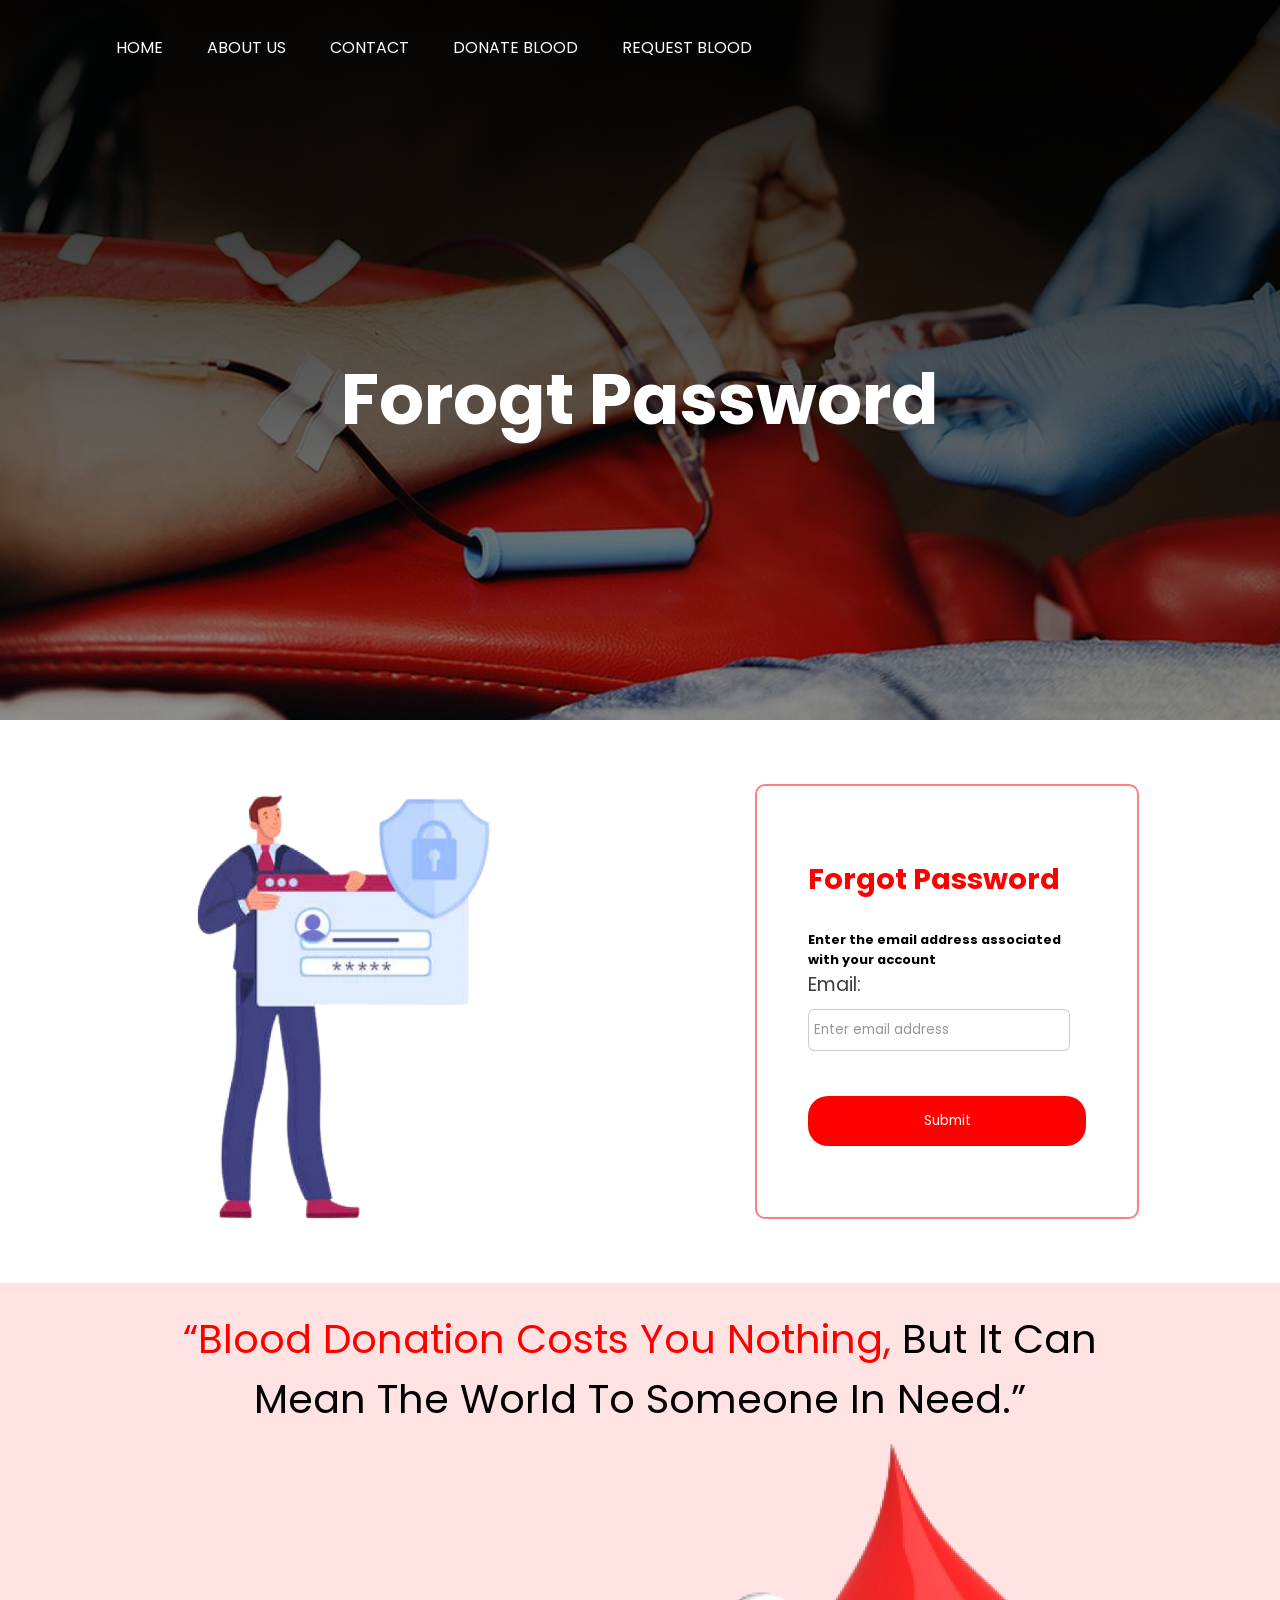
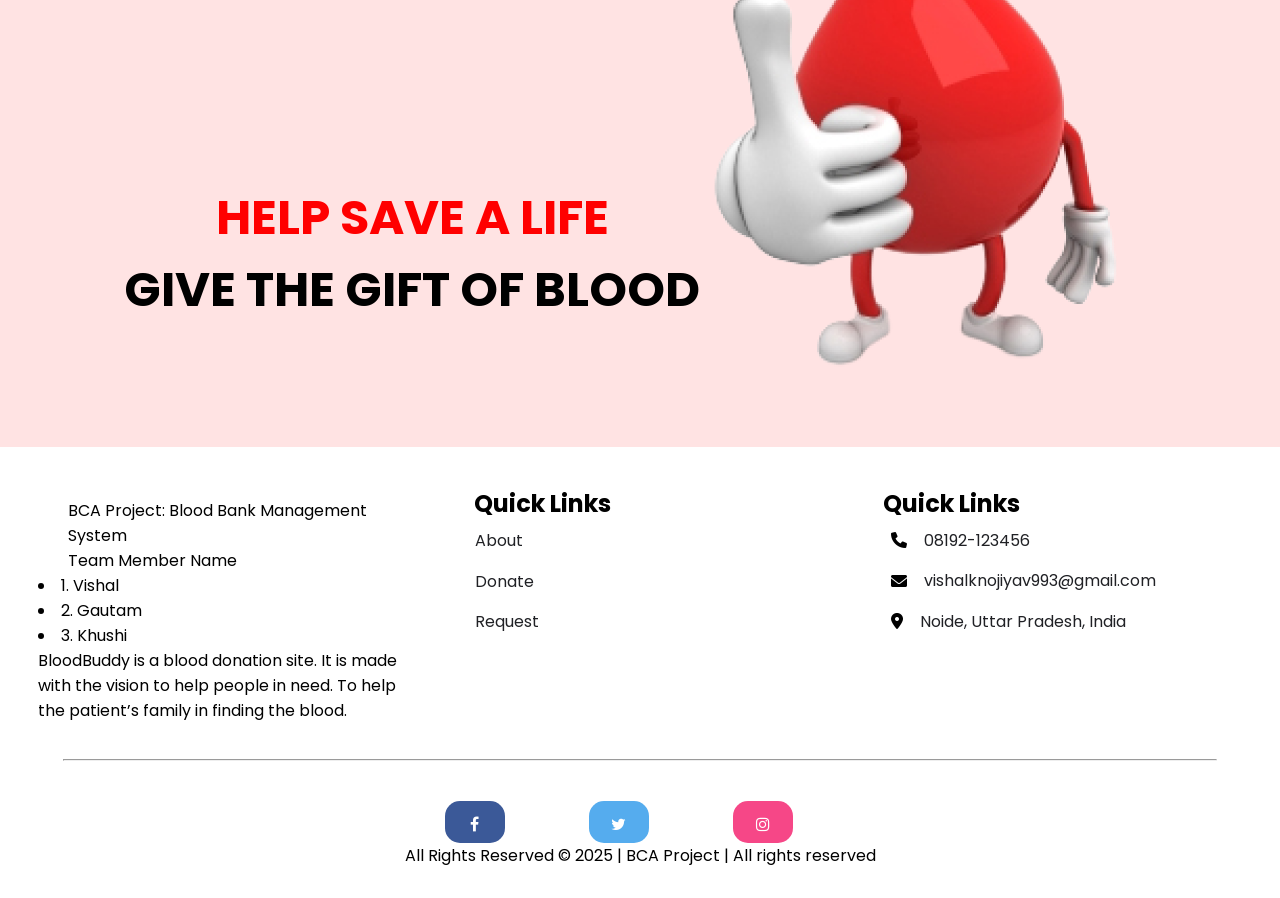
<file: html/forgotpass.html>
<!DOCTYPE html>
<html lang="en">

<head>
        <meta charset="UTF-8">
        <meta http-equiv="X-UA-Compatible" content="IE=edge">
        <meta name="viewport" content="width=device-width, initial-scale=1.0">
        <title>BloodBankManagementSystem.com </title>
        <link rel="stylesheet" href="../css/style.css">
         <!-- Font Awesome CDN  -->
        <link rel="stylesheet" href="https://cdnjs.cloudflare.com/ajax/libs/font-awesome/6.0.0/css/all.min.css">
        <link rel="stylesheet" href="https://cdnjs.cloudflare.com/ajax/libs/font-awesome/4.7.0/css/font-awesome.min.css"/>

</head>

<body>
    <div class="banner" id="request-banner">
        <div class="navbar">
            <ul>
                <li><a href="./../index.html">Home</a></li>
                <li><a href="about.html">About Us</a></li>
                <li><a href="contact.html">Contact</a></li>
                <li><a href="donate.html">Donate blood</a></li>
                <li><a href="request.html">Request blood</a></li>
            </ul>
        </div>

        <div class="content" style="top: 40%;">
            <h1>Forogt Password</h1>
        </div>
    </div>

    <div class="request-container">
        <div class="left-image">
            <img src="./../images/forgotpass.png" alt="" srcset="">
        </div>
        <div class="request-form">
            <form action="./resetpass.html" id="request-details">
                <h2>Forgot Password</h2><br>
                <h6>Enter the email address associated with your account</h6>
                <label for="email">Email:</label>
                <input type="email" id="edmail" name="email" autocomplete="email" required
                    placeholder="Enter email address">




                <button type="submit">Submit</button>
            </form>
        </div>
    </div>
    <!-- Footer section -->
  <footer>
    <div class="data">
      <div class="slogan">
        <span>“Blood Donation Costs You Nothing,</span> But It Can Mean The
        World To Someone In Need.”
      </div>
      <div class="row">
        <div class="left">
          <h2><span>HELP SAVE A LIFE</span></h2>
          <h2>GIVE THE GIFT OF BLOOD</h2>

          <div class="empty-space"><br /><br /></div>
        </div>
        <div class="right">
          <img src="../images/blood.png" alt="" />
        </div>
      </div>
    </div>
    <div class="details">
      <div class="left">
        <br>
        <p>
          <p> BCA Project: Blood Bank Management System </p>
          <p>Team Member Name</p>
          <li>1.  Vishal</li>
          <li>2.  Gautam</li>
          <li>3.  Khushi</li>  
          BloodBuddy is a blood donation site. It is made with the vision to help people in need. To help the patient’s family in finding the blood.
        </p>
      </div>
      <div class="middle">
        <h2>Quick Links</h2>
        <a href="about.html">About</a>
        <a href="donate.html">Donate</a>
        <a href="request.html">Request</a>
      </div>

      <div class="right">
        <h2>Quick Links</h2>

        <div class="phone">
          <i class="fa-solid fa-phone"></i> &nbsp; <a href="tel:08192-275123">08192-123456</a>
        </div>
        <div class="email">
          <i class="fa-solid fa-envelope"></i> &nbsp; <a href="mailto:vishalknojiyav993@gmail.com">vishalknojiyav993@gmail.com </a>
        </div>
        <div class="location">
          <i class="fa-solid fa-location-dot"></i> &nbsp;<a href="https://maps.app.goo.gl/kCun5JXrX1xoZ6sb9" target="_blank" rel="noopener noreferrer"> Noide, Uttar Pradesh, India </a>
        </div>
      </div>
    </div>
    <hr style="width: 90%; margin: 10px" />
    <div class="copyright" style="margin: 30px">
         <!-- Add font awesome icons -->
        <div >
            <a href="https://www.facebook.com/" class="fa fa-facebook"></a>
            <a href="https://twitter.com/" class="fa fa-twitter"></a>
            <a href="https://www.instagram.com/" class="fa fa-instagram"></a>
        </div>
      <p>All Rights Reserved © 2025 | BCA Project | All rights reserved</p>
    </div>
  </footer>

</body>

</html>
</file>
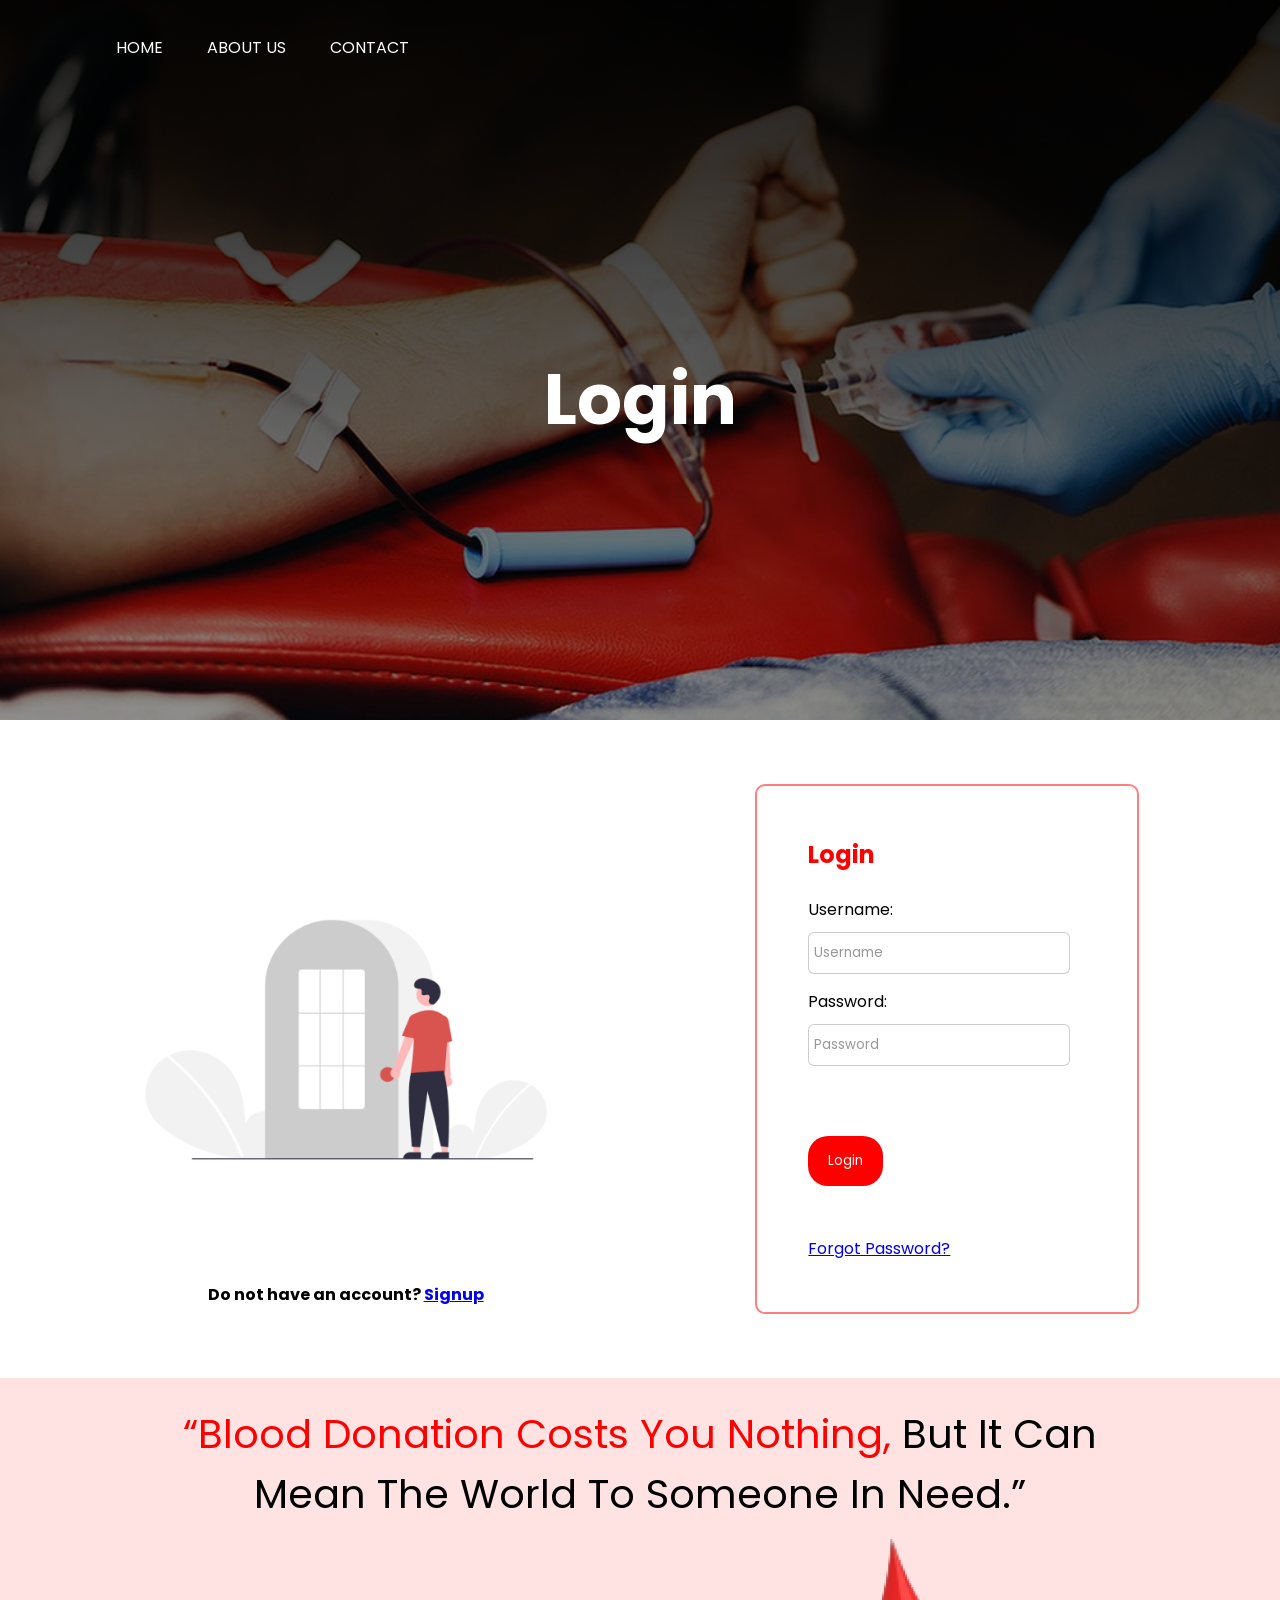
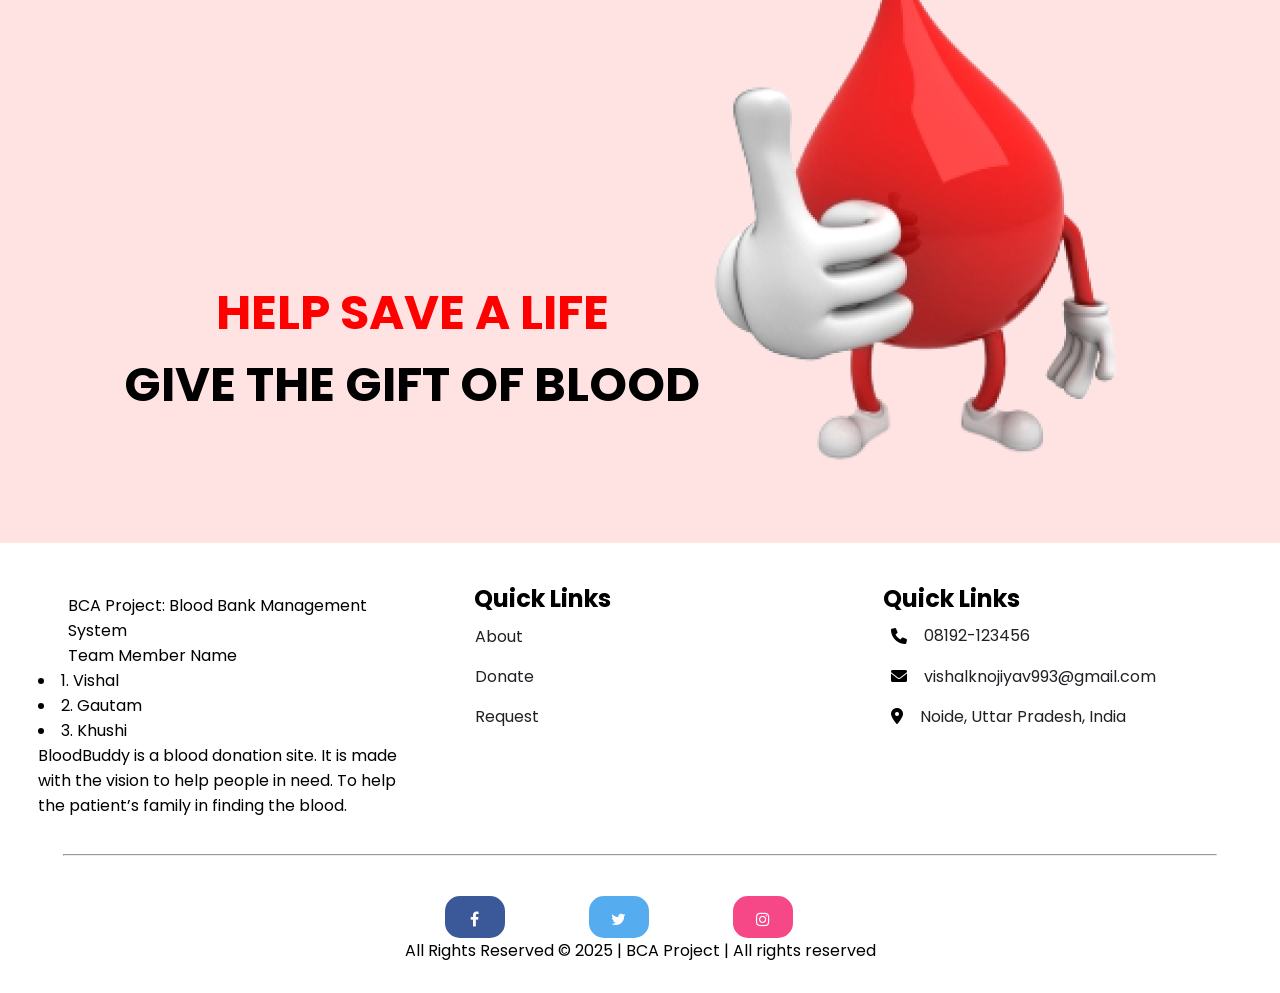
<file: html/login.html>
<!DOCTYPE html>
<html lang="en">
  <head>
    <meta charset="UTF-8" />
    <meta http-equiv="X-UA-Compatible" content="IE=edge" />
    <meta name="viewport" content="width=device-width, initial-scale=1.0" />
    <title>BloodBankManagementSystem.com</title>
    <link rel="stylesheet" href="../css/style.css" />
    <link rel="stylesheet" href="../css/login.css" />
    <!-- Font Awesome CDN  -->
    <link
      rel="stylesheet"
      href="https://cdnjs.cloudflare.com/ajax/libs/font-awesome/6.0.0/css/all.min.css"
    />
    <link
      rel="stylesheet"
      href="https://cdnjs.cloudflare.com/ajax/libs/font-awesome/4.7.0/css/font-awesome.min.css"
    />
  </head>

  <body>
    <div class="banner" id="request-banner">
      <div class="navbar">
        <ul>
          <li><a href="./../index.html">Home</a></li>
          <li><a href="about.html">About Us</a></li>
          <li><a href="contact.html">Contact</a></li>
          <!-- <li><a href="donate.html">Donate blood</a></li>
                <li><a href="request.html">Request blood</a></li> -->
        </ul>
      </div>

      <div class="content" style="top: 40%">
        <h1>Login</h1>
      </div>
    </div>

    <div class="request-container">
      <div class="left-image">
        <img src="./../images/login.png" alt="" srcset="" />
        <h6>Do not have an account? <a href="signup.html">Signup</a></h6>
      </div>
      <div class="login-page">
        <div class="form"></div>
        <h2 id="h2">Login</h2>
        <br />
        Username: <input type="text" id="username" placeholder="Username" />

        Password: <input type="password" id="password" placeholder="Password" />
        <div>
          <br />
          <button id="login" onclick="page()">Login</button><br /><br /><br />

          <a href="forgotpass.html">Forgot Password?</a>
        </div>
      </div>
    </div>

    <script src="../login.js"></script>

    <!-- <script>  
    function validateform(){  
    var name=document.myform.email.value;  
    var password=document.myform.password.value;  
      
    if (name==null || name==""){  
      alert("Email can't be blank");  
      return false;  
    }else if(password.length<6){  
      alert("Password must be at least 6 characters long.");  
      return false;  
      }  
    }  
</script>  -->

    <!-- Footer section -->
    <footer>
      <div class="data">
        <div class="slogan">
          <span>“Blood Donation Costs You Nothing,</span> But It Can Mean The
          World To Someone In Need.”
        </div>
        <div class="row">
          <div class="left">
            <h2><span>HELP SAVE A LIFE</span></h2>
            <h2>GIVE THE GIFT OF BLOOD</h2>

            <div class="empty-space"><br /><br /></div>
          </div>
          <div class="right">
            <img src="../images/blood.png" alt="" />
          </div>
        </div>
      </div>
      <div class="details">
        <div class="left">
          <br />
          <p>
            <p> BCA Project: Blood Bank Management System </p>
          <p>Team Member Name</p>
          <li>1.  Vishal</li>
          <li>2.  Gautam</li>
          <li>3.  Khushi</li>
            BloodBuddy is a blood donation site. It is made with the vision to
            help people in need. To help the patient’s family in finding the
            blood.
          </p>
        </div>
        <div class="middle">
          <h2>Quick Links</h2>
          <a href="about.html">About</a>
          <a href="donate.html">Donate</a>
          <a href="request.html">Request</a>
        </div>

        <div class="right">
          <h2>Quick Links</h2>

          <div class="phone">
            <i class="fa-solid fa-phone"></i> &nbsp;
            <a href="tel:08192-275123">08192-123456</a>
          </div>
          <div class="email">
            <i class="fa-solid fa-envelope"></i> &nbsp;
            <a href="mailto:vishalknojiyav993@gmail.com">vishalknojiyav993@gmail.com </a>
          </div>
          <div class="location">
            <i class="fa-solid fa-location-dot"></i> &nbsp;<a
              href="https://maps.app.goo.gl/kCun5JXrX1xoZ6sb9"
              target="_blank"
              rel="noopener noreferrer"
              > Noide, Uttar Pradesh, India
            </a>
          </div>
        </div>
      </div>
      <hr style="width: 90%; margin: 10px" />
      <div class="copyright" style="margin: 30px">
        <!-- Add font awesome icons -->
        <div>
          <a href="https://www.facebook.com/" class="fa fa-facebook"></a>
          <a href="https://twitter.com/" class="fa fa-twitter"></a>
          <a href="https://www.instagram.com/" class="fa fa-instagram"></a>
        </div>
        <p>All Rights Reserved © 2025 | BCA Project | All rights reserved</p>
      </div>
    </footer>
  </body>
</html>
</file>
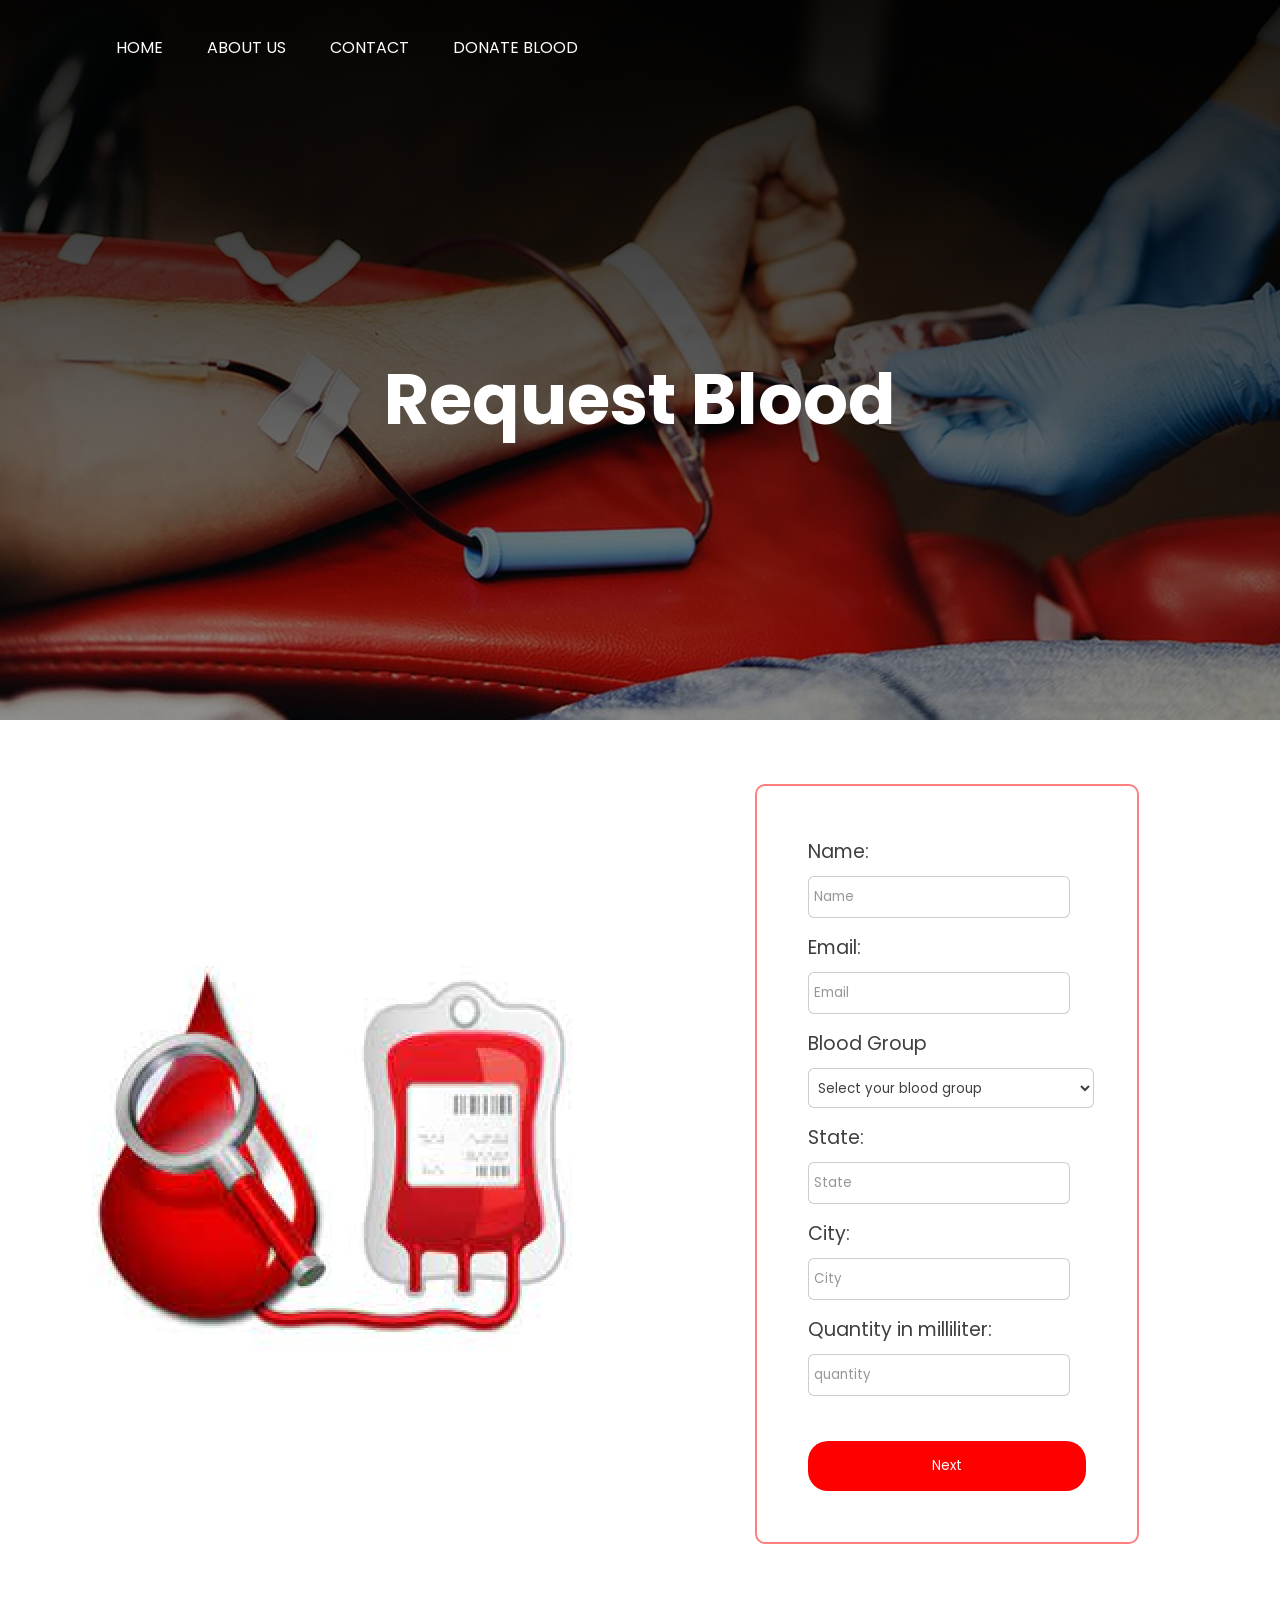
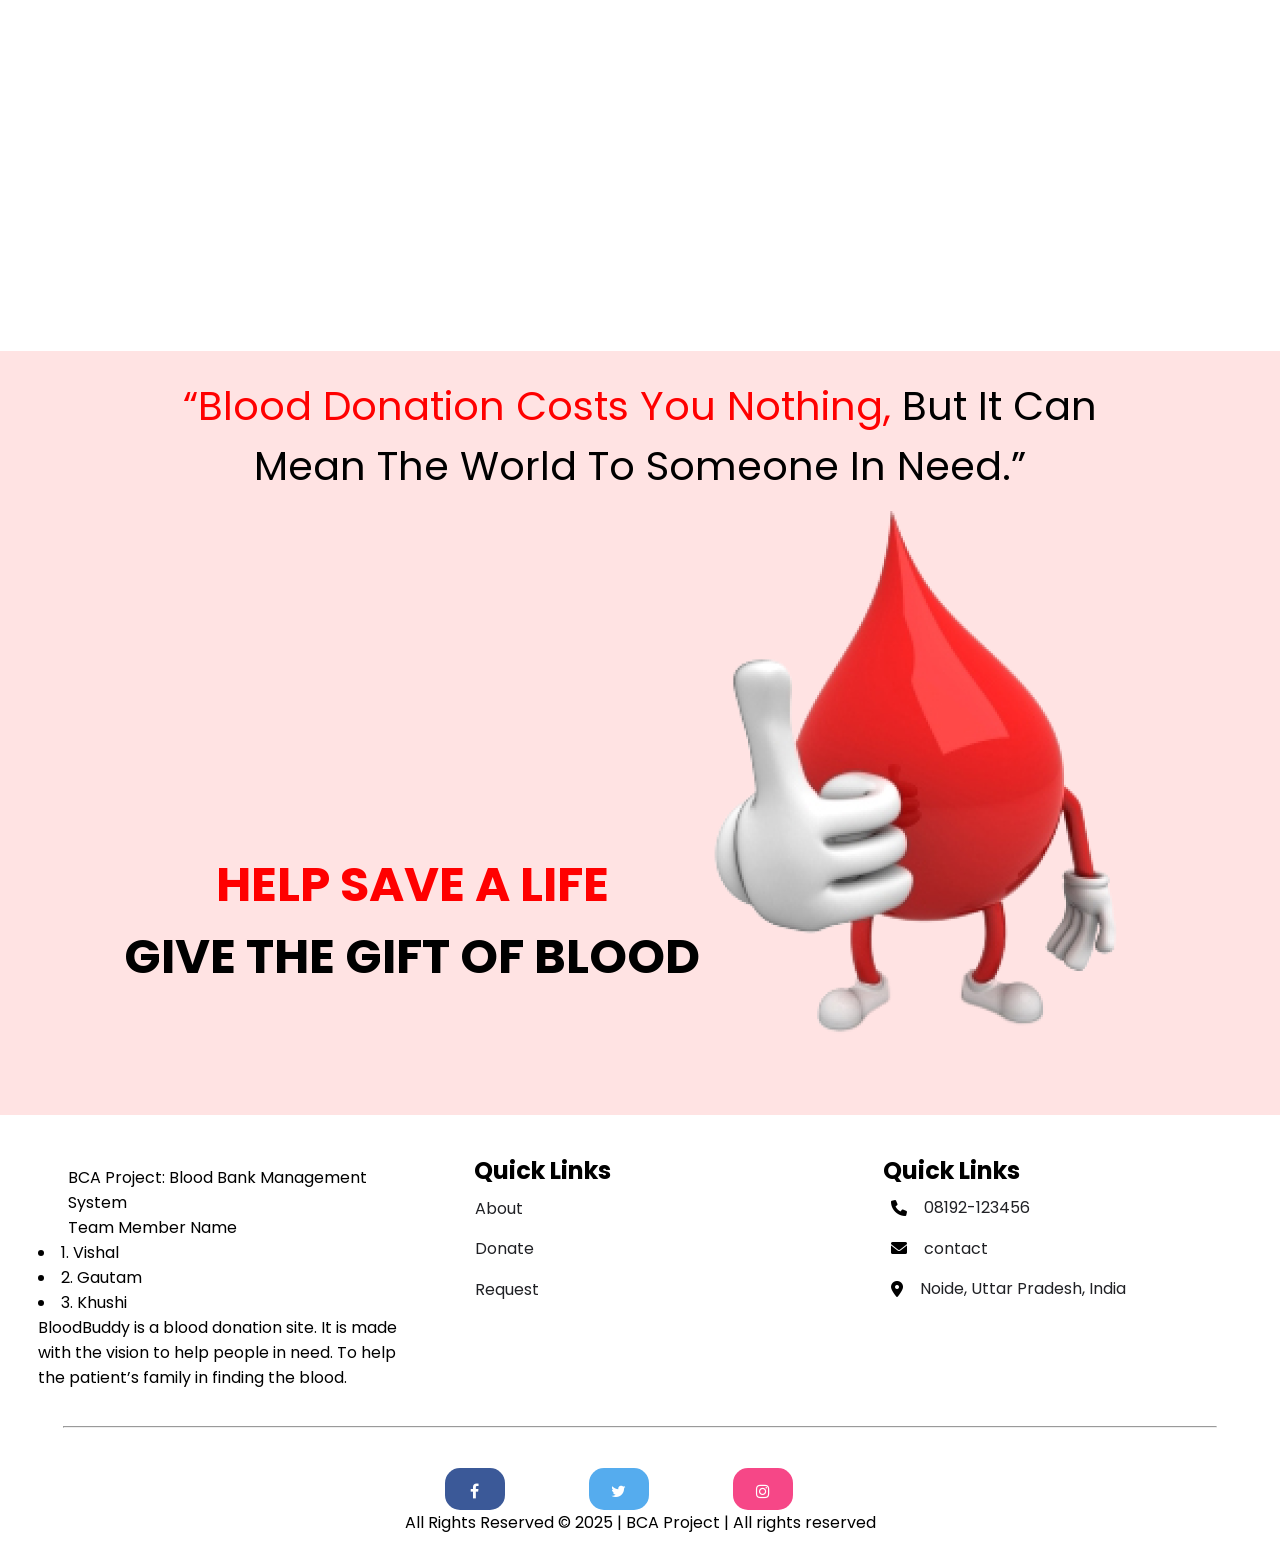
<file: html/request.html>
<!DOCTYPE html>
<html lang="en">

<head>
        <meta charset="UTF-8">
        <meta http-equiv="X-UA-Compatible" content="IE=edge">
        <meta name="viewport" content="width=device-width, initial-scale=1.0">
        <title>BloodBankManagementSystem.com</title>
        <link rel="stylesheet" href="../css/style.css">
         <!-- Font Awesome CDN  -->
        <link rel="stylesheet" href="https://cdnjs.cloudflare.com/ajax/libs/font-awesome/6.0.0/css/all.min.css">
        <link rel="stylesheet" href="https://cdnjs.cloudflare.com/ajax/libs/font-awesome/4.7.0/css/font-awesome.min.css"/>

</head>

<body>
    <div class="banner" id="request-banner">
        <div class="navbar">
            
            <ul>
                <li><a href="./../index.html">Home</a></li>
                <li><a href="about.html">About Us</a></li>
                <li><a href="contact.html">Contact</a></li>
                <li><a href="donate.html">Donate blood</a></li>
                <!-- <li><a href="request.html">Request blood</a></li> -->
            </ul>
        </div>


        <div class="content" style="top: 40%;">
            <h1>Request Blood</h1>
        </div>
    </div>

    <div class="request-container">
        <div class="left-image">
            <img src="./../images/request.png" alt="" srcset="">
        </div>
        <div class="request-form">
            <form action="" id="request-details">
                <label for="name">Name:</label>
                <input type="text" id="name" name="name" autocomplete="name" required placeholder="Name">

                <label for="email">Email:</label>
                <input type="email" id="edmail" name="email" autocomplete="email" required placeholder="Email">

                <label for="blood-group"> Blood Group </label>
                <select name="blood-group" id="blood-group" required>
                    <option value="" disabled selected>Select your blood group</option>
                    <option value="A+">A+</option>
                    <option value="A-">A-</option>
                    <option value="B+">B+</option>
                    <option value="B-">B-</option>
                    <option value="AB+">AB+</option>
                    <option value="AB-">AB-</option>
                    <option value="O+">O+</option>
                    <option value="O-">O-</option>
                </select>

                <label for="state">State:</label>
                <input type="text" id="state" name="state" autocomplete="state" required placeholder="State">

                <label for="city">City:</label>
                <input type="text" id="city" name="city" autocomplete="city" required placeholder="City">

                <label for="quantity">Quantity in milliliter:</label>
                <input type="text" id="quantity" name="quantity" autocomplete="quantity" required placeholder="quantity">



                <button id="next" type="submit">Next</button>
            </form>
        </div>
    </div>
    <div class="configuration">
        <h2 class="title">Confirmation</h2>
        <form action="">
            <div class="form-content">
                <div class="left">
                    <label for="password">Password</label>
                    <input type="password" id="password" name="password" autocomplete="password" required
                        placeholder="Password">
                </div>
                <div class="right">
                    <label for="cpassword">Confirm Password</label>
                    <input type="cpassword" id="cpassword" name="cpassword" autocomplete="password" required
                        placeholder="Confirm Password">
                </div>

            </div>
            <button type="submit">Request</button>
        </form>
    </div>

     <!-- Footer section -->
  <footer>
    <div class="data">
      <div class="slogan">
        <span>“Blood Donation Costs You Nothing,</span> But It Can Mean The
        World To Someone In Need.”
      </div>
      <div class="row">
        <div class="left">
          <h2><span>HELP SAVE A LIFE</span></h2>
          <h2>GIVE THE GIFT OF BLOOD</h2>

          <div class="empty-space"><br /><br /></div>
        </div>
        <div class="right">
          <img src="../images/blood.png" alt="" />
        </div>
      </div>
    </div>
    <div class="details">
      <div class="left">
        <br>
        <p>
          <p> BCA Project: Blood Bank Management System </p>
          <p>Team Member Name</p>
          <li>1.  Vishal</li>
          <li>2.  Gautam</li>
          <li>3.  Khushi</li>
          BloodBuddy is a blood donation site. It is made with the vision to help people in need. To help the patient’s family in finding the blood.
        </p>
      </div>
      <div class="middle">
        <h2>Quick Links</h2>
        <a href="about.html">About</a>
        <a href="donate.html">Donate</a>
        <a href="request.html">Request</a>
      </div>

      <div class="right">
        <h2>Quick Links</h2>

        <div class="phone">
          <i class="fa-solid fa-phone"></i> &nbsp; <a href="tel: 08192-123456"> 08192-123456</a>
        </div>
        <div class="email">
          <i class="fa-solid fa-envelope"></i> &nbsp; <a href="mailto:gautamrajput608@gmail.com">contact </a>
        </div>
        <div class="location">
          <i class="fa-solid fa-location-dot"></i> &nbsp;<a href="https://goo.gl/maps/pZhPUS9JcXmoAa9i8" target="_blank" rel="noopener noreferrer"> Noide, Uttar Pradesh, India </a>
        </div>
      </div>
    </div>
    <hr style="width: 90%; margin: 10px" />
    <div class="copyright" style="margin: 30px">
         <!-- Add font awesome icons -->
        <div >
            <a href="https://www.facebook.com/" class="fa fa-facebook"></a>
            <a href="https://twitter.com/" class="fa fa-twitter"></a>
            <a href="https://www.instagram.com/" class="fa fa-instagram"></a>
        </div>
      <p>All Rights Reserved © 2025 | BCA Project | All rights reserved</p>
    </div>
  </footer>

    

    <script>
        var nextButton = document.getElementById('next');
        var detailsForm = document.querySelector('#request-details');
        var configurationDiv = document.querySelector('.configuration');
        detailsForm.addEventListener('submit', displayForm);

        function displayForm(e) {
            e.preventDefault();
            configurationDiv.style.visibility = 'visible';
        }

    </script>

</body>

</html>
</file>
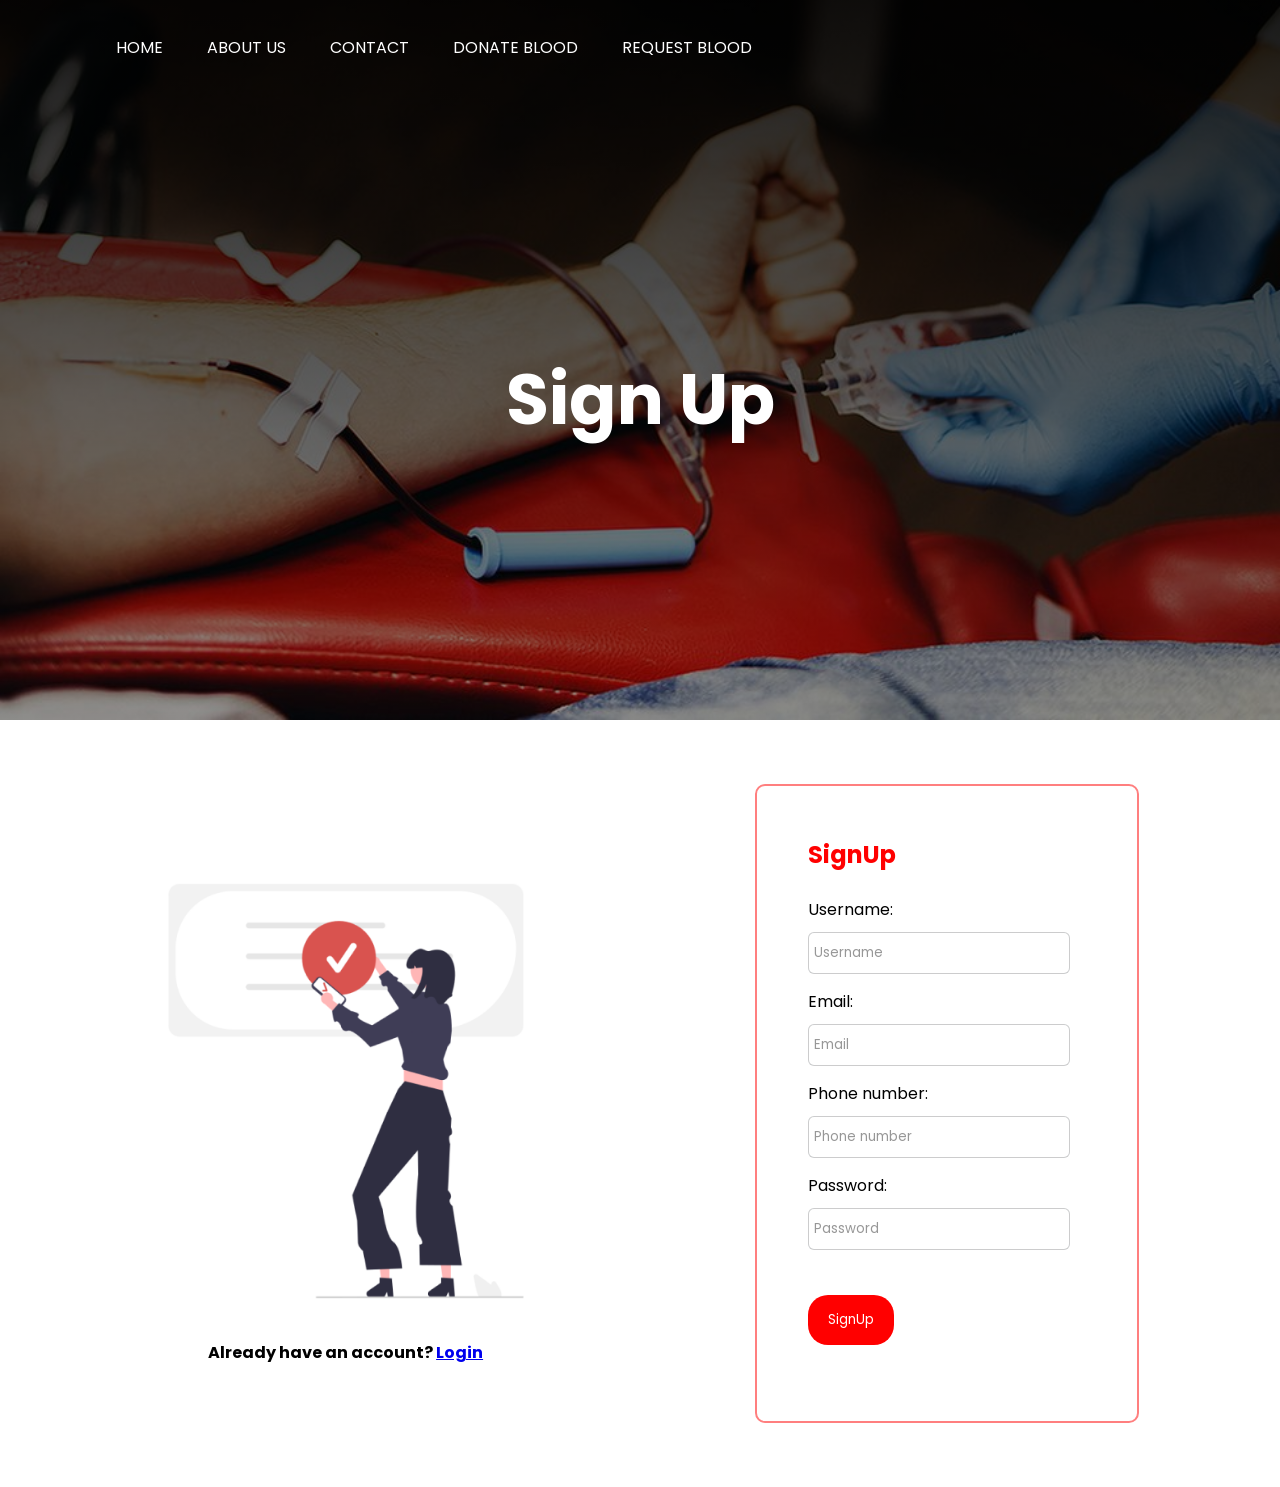
<file: html/signup.html>
<!DOCTYPE html>
<html lang="en">

<head>
        <meta charset="UTF-8">
        <meta http-equiv="X-UA-Compatible" content="IE=edge">
        <meta name="viewport" content="width=device-width, initial-scale=1.0">
        <title>BloodBankManagementSystem.com</title>
        <link rel="stylesheet" href="../css/style.css">
        <link rel="stylesheet" href="../css/login.css">
         <!-- Font Awesome CDN  -->
        <link rel="stylesheet" href="https://cdnjs.cloudflare.com/ajax/libs/font-awesome/6.0.0/css/all.min.css">
        <link rel="stylesheet" href="https://cdnjs.cloudflare.com/ajax/libs/font-awesome/4.7.0/css/font-awesome.min.css"/>

</head>
<body>
    <div class="banner" id="request-banner">
        <div class="navbar">
            <ul>
                <li><a href="../index.html">Home</a></li>
                <li><a href="about.html">About Us</a></li>
                <li><a href="contact.html">Contact</a></li>
                <li><a href="donate.html">Donate blood</a></li>
                <li><a href="request.html">Request blood</a></li>
            </ul>
        </div>

        <div class="content" style="top: 40%;">
            <h1>Sign Up</h1>
        </div>
    </div>

    <div class="request-container">
      <div class="left-image">
          <img src="./../images/signup.png" alt="" srcset="">
          <h6>Already have an account? <a href="login.html">Login</a></h6>
      </div>
      <div class="login-page">
         <div class="form"></div> 
         <h2 id="h2">SignUp</h2><br>

          <label for="name">Username:</label>
          <input type="text" id="username" name="username" placeholder="Username">

          <label for="email">Email:</label>
          <input type="email" id="email" name="email" placeholder="Email">

          <label for="phone number">Phone number:</label>
          <input type="number" id="phone" name="Phone number" placeholder="Phone number">

          <label for="password">Password:</label>
          <input type="password" id="password" name="password" placeholder="Password">
          <br />
          <button type="button" id="login" onclick="createNewUsersData()">SignUp</button>
    <br /><br />
    
  </div>

    <script src="https://smtpjs.com/v3/smtp.js"></script>

    <script src="../signup.js"></script>
   
    

</body>

</html>
</file>
<file: css/style.css>
@import url("https://fonts.googleapis.com/css2?family=Poppins:ital,wght@0,100;0,200;0,300;0,400;0,500;0,600;0,700;0,800;0,900;1,100;1,200;1,300;1,400;1,500;1,600;1,700;1,800;1,900&display=swap");

* {
  margin: 0;
  padding: 0;
  font-family: 'Poppins', sans-serif;
  /* overflow-x: hidden; */
}

body {
  overflow-x: hidden;
}

/* .banner {
  width: 100vw;
  height: 100vh;
  background-image: linear-gradient(rgba(16, 15, 15, 0.9), rgba(219, 144, 144, 0.4)), url(./../images/cover\ pic.jpg);
  background-size: cover;
  background-position: cover;
} */
.banner {
  width: 100vw;
  height: 100vh;
  background-image: -webkit-gradient(linear, left top, left bottom, from(rgba(0, 0, 0, 0.9)), to(rgba(0, 0, 0, 0.4))), url(../images/cover\ pic.jpg);
  background-image: linear-gradient(rgba(0, 0, 0, 0.9), rgba(0, 0, 0, 0.4)), url(../images/cover\ pic.jpg);
  background-size: cover;
  background-position: cover;
}

.navbar {
  width: 85%;
  margin: auto;
  padding: 35px 0;
  display: -webkit-box;
  display: -ms-flexbox;
  display: flex;
  -webkit-box-align: center;
  -ms-flex-align: center;
  align-items: center;
  -webkit-box-pack: justify;
  -ms-flex-pack: justify;
  justify-content: space-between;
}

.navbar ul li {
  list-style: none;
  display: inline-block;
  margin: 20px;
  margin-top: -5px;
  position: relative;
}

.navbar ul li a {
  text-decoration: none;
  color: #fff;
  text-transform: uppercase;
}

.navbar ul li:after {
  content: "";
  height: 3px;
  width: 0;
  background: red;
  position: absolute;
  left: 0;
  bottom: -10px;
  -webkit-transition: 0.5s;
  transition: 0.5s;
}

.navbar ul li:hover:after {
  width: 100%;
}



.button-24 {
  background: #FF4742;
  border: 1px solid #FF4742;
  border-radius: 10px;
  box-shadow: rgba(0, 0, 0, 0.1) 1px 2px 4px;
  box-sizing: border-box;
  color: #FFFFFF;
  cursor: pointer;
  display: inline-block;
  font-family: nunito,roboto,proxima-nova,"proxima nova",sans-serif;
  font-size: 16px;
  font-weight: 800;
  line-height: 16px;
  min-height: 40px;
  outline: 0;
  padding: 12px 12px;
  text-align: center;
  text-rendering: geometricprecision;
  text-transform: none;
  user-select: none;
  -webkit-user-select: none;
  touch-action: manipulation;
  vertical-align: middle;
  margin-right: -20px;
  
}

.button-24:hover,
.button-24:active {
  background-color: initial;
  background-position: 0 0;
  color: #FF4742;
}

.button-24:active {
  opacity: .5;
}


.content {
  width: 100%;
  position: absolute;
  top: 50%;
  -webkit-transform: translateY(-50%);
  transform: translateY(-50%);
  text-align: center;
  color: #fff;
  top: 40%;
}

.content h1 {
  font-size: 70px;
  margin-top: 80px;
}

.content p {
  margin: 20px auto;
  font-weight: 100;
  line-height: 25px;
  font-size: 2rem;
}

.content button {
  width: 200px;
  padding: 15px 0;
  text-align: center;
  margin: 20px 10px;
  border-radius: 25px;
  font-weight: bold;
  border: 2px solid red;
  background: transparent;
  color: #fff;
  cursor: pointer;
  position: relative;
  overflow: hidden;
}

.content span {
  background: red;
  height: 100%;
  width: 0;
  border-radius: 25px;
  position: absolute;
  left: 0;
  bottom: 0;
  z-index: -1;
  -webkit-transition: 0.5s;
  transition: 0.5s;
}

.content button:hover span {
  width: 100%;
}

button:hover {
  border: none;
}

button a {
  text-decoration: none;
  color: #fff;
  text-transform: uppercase;
}

footer {
  display: -webkit-box;
  display: -ms-flexbox;
  display: flex;
  -webkit-box-orient: vertical;
  -webkit-box-direction: normal;
  -ms-flex-direction: column;
  flex-direction: column;
  -webkit-box-align: center;
  -ms-flex-align: center;
  align-items: center;
}

footer .data {
  background-color: rgba(255, 0, 0, 0.11);
  width: 100%;
  padding: 2%;
  display: -webkit-box;
  display: -ms-flexbox;
  display: flex;
  -webkit-box-orient: vertical;
  -webkit-box-direction: normal;
  -ms-flex-direction: column;
  flex-direction: column;
  -webkit-box-align: center;
  -ms-flex-align: center;
  align-items: center;
}

footer .data .slogan {
  font-size: 2.5rem;
  width: 80%;
  text-align: center;
}

footer .data .slogan span {
  color: red;
}

footer .data .row {
  display: -webkit-box;
  display: -ms-flexbox;
  display: flex;
}

footer .data .row .left {
  -ms-flex-item-align: end;
  align-self: flex-end;
  display: -webkit-box;
  display: -ms-flexbox;
  display: flex;
  -webkit-box-orient: vertical;
  -webkit-box-direction: normal;
  -ms-flex-direction: column;
  flex-direction: column;
  -webkit-box-align: center;
  -ms-flex-align: center;
  align-items: center;
  width: 60%;
  font-size: 2rem;
}

footer .data .row .left span {
  color: red;
}


footer .details {
  display: -webkit-box;
  display: -ms-flexbox;
  display: flex;
  width: 100%;
  -ms-flex-pack: distribute;
  justify-content: space-around;
}

footer .details .left {
  width: 30%;
  display: -webkit-box;
  display: -ms-flexbox;
  display: flex;
  -webkit-box-orient: vertical;
  -webkit-box-direction: normal;
  -ms-flex-direction: column;
  flex-direction: column;
  padding: 2%;
}

footer .details .left img {
  width: 20%;
  height: auto;
}

footer .details .left p {
  margin-left: 30px;
}

footer .details .middle,
footer .details .right {
  width: 30%;
  margin-top: 3%;
  display: -webkit-box;
  display: -ms-flexbox;
  display: flex;
  -webkit-box-orient: vertical;
  -webkit-box-direction: normal;
  -ms-flex-direction: column;
  flex-direction: column;

}

footer .details .middle a,
footer .details .right a {
  padding: 2%;
  padding-left: 1.3px;
  color: #202125;
  text-decoration: none;
  text-align: left;
 
 
}

footer .details .middle div,
footer .details .right div {
  padding: 2%;
  padding-left: 2%;
}

footer .details .middle div a,
footer .details .right div a {
  padding-left: 5px;
}


@media screen and (max-width: 500px) {
  footer .data .slogan {
    font-size: 1rem;
    width: 100%;
  }

  footer .data .row {
    -webkit-box-orient: vertical;
    -webkit-box-direction: reverse;
    -ms-flex-direction: column-reverse;
    flex-direction: column-reverse;
    -webkit-box-pack: center;
    -ms-flex-pack: center;
    justify-content: center;
  }

  footer .data .row .left {
    -ms-flex-item-align: start;
    align-self: flex-start;
    display: -webkit-box;
    display: -ms-flexbox;
    display: flex;
    -webkit-box-orient: vertical;
    -webkit-box-direction: normal;
    -ms-flex-direction: column;
    flex-direction: column;
    -webkit-box-align: center;
    -ms-flex-align: center;
    align-items: center;
    width: 100%;
    font-size: 1rem;
  }

  footer .data .row .left button {
    display: -webkit-box;
    display: -ms-flexbox;
    display: flex;
    -webkit-box-orient: vertical;
    -webkit-box-direction: normal;
    -ms-flex-direction: column;
    flex-direction: column;
  }

  footer .data .row .right {
    text-align: center;
  }

  footer .data .row .right img {
    height: 200px;
  }

 

  footer .details {
    -webkit-box-orient: vertical;
    -webkit-box-direction: normal;
    -ms-flex-direction: column;
    flex-direction: column;
  }

  footer .details .left,
  footer .details .right,
  footer .details .middle {
    width: 90%;
    margin: 5%;
  }
}

.firstblock {
  width: 100%;
  height: -webkit-max-content;
  height: -moz-max-content;
  height: max-content;
  display: -webkit-box;
  display: -ms-flexbox;
  display: flex;
}

.firstblock .text {
  width: 50%;
  padding: 5%;
  display: -webkit-box;
  display: -ms-flexbox;
  display: flex;
  -webkit-box-orient: vertical;
  -webkit-box-direction: normal;
  -ms-flex-direction: column;
  flex-direction: column;
  -webkit-box-pack: center;
  -ms-flex-pack: center;
  justify-content: center;
  -webkit-box-align: center;
  -ms-flex-align: center;
  align-items: center;
  text-align: center;
  font-size: 2rem;
}

.firstblock .text span {
  color: red;
}

.firstblock .img-container {
  width: 50%;
  padding: 2%;
  display: -webkit-box;
  display: -ms-flexbox;
  display: flex;
  -webkit-box-pack: center;
  -ms-flex-pack: center;
  justify-content: center;
  -webkit-box-align: center;
  -ms-flex-align: center;
  align-items: center;
}

.firstblock .img-container img {
  width: 80%;
  height: auto;
  border-radius: 10px;
}

.reasons-to-donate {
  background: url(./../images/homeBanner.png) no-repeat center;
  background-size: cover;
  display: -webkit-box;
  display: -ms-flexbox;
  display: flex;
  -webkit-box-orient: vertical;
  -webkit-box-direction: normal;
  -ms-flex-direction: column;
  flex-direction: column;
  width: 100vw;
  -webkit-box-align: center;
  -ms-flex-align: center;
  align-items: center;
  padding: 2%;
  color: white;
  font-size: 1.3rem;
  margin-top: 100px;
}

.reasons-to-donate * {
  margin: 10px;
}

.reasons-to-donate ol {
  padding: 5% 0;
}

.donated-blood {
  display: -webkit-box;
  display: -ms-flexbox;
  display: flex;
  width: 100vw;
  -webkit-box-orient: vertical;
  -webkit-box-direction: normal;
  -ms-flex-direction: column;
  flex-direction: column;
  -webkit-box-align: center;
  -ms-flex-align: center;
  align-items: center;
  margin: 100px 0;
  padding: 2%;
  font-size: 1.3rem;
  color: #202125;
  opacity: .75;
}

.donated-blood span {
  color: red;
}

.donated-blood * {
  margin: 10px;
}

.donated-blood ol {
  padding: 0;
  opacity: .75;
}

.donated-blood img {
  width: 80%;
  margin: 60px 0;
  opacity: 1;
}

@media screen and (max-width: 500px) {
  .firstblock {
    -webkit-box-orient: vertical;
    -webkit-box-direction: reverse;
    -ms-flex-direction: column-reverse;
    flex-direction: column-reverse;
    padding: 0;
  }

  .firstblock .text {
    width: 90%;
    padding: 0;
    font-size: 1.2rem;
    margin: 5%;
  }

  .firstblock .img-container {
    width: 100%;
    height: auto;
  }

  .firstblock .img-container img {
    width: 80%;
  }
}


/* About Page */
.container {
  -webkit-box-sizing: border-box;
  box-sizing: border-box;
  display: -webkit-box;
  display: -ms-flexbox;
  display: flex;
  -webkit-box-orient: vertical;
  -webkit-box-direction: normal;
  -ms-flex-direction: column;
  flex-direction: column;
  width: 95%;
  padding: 2% 5%;
  margin: 2%;
  border: 2px solid rgba(255, 0, 0, 0.5);
  border-radius: 10px;
  color: #202125;
  font-weight: 400;
}

.container .title {
  font-size: 2.1rem;
  font-weight: 500;
  text-align: center;
  margin: 30px 0;
  color: red;
}

.container hr {
  margin: 0 0 45px 0;
  opacity: .3;
}

.container .compatibility-chart {
  -ms-flex-item-align: center;
  -ms-grid-row-align: center;
  align-self: center;
  max-width: 90%;
}

.container .compatibility-chart img {
  max-width: 100%;
}

.container p {
  opacity: .75;
}

.container ul,
.container ol {
  padding: 40px;
}

.container ul li,
.container ol li {
  opacity: .75;
  padding: 5px 0px;
}

#about-banner,
#contact-banner,
#request-banner,
#donate-banner {
  width: 100%;
  height: 80vh;
  /* background-image: -webkit-gradient(linear, left top, left bottom, from(rgba(0, 0, 0, 0.9)), to(rgba(0, 0, 0, 0.4))), url(./../images/background.jpg); */
  background-image: linear-gradient(rgba(0, 0, 0, 0.9), rgba(0, 0, 0, 0.4)), url(../images/background.jpg);
  background-size: cover;
  background-position: cover;
}

.contact-us-content {
  -webkit-box-sizing: border-box;
  box-sizing: border-box;
  display: -webkit-box;
  display: -ms-flexbox;
  display: flex;
  width: 95%;
  padding: 2% 5%;
  margin: 2%;
  border: 2px solid rgba(255, 0, 0, 0.5);
  border-radius: 10px;
  color: #202125;
  font-weight: 400;
}

.contact-us-content .left-items,
.contact-us-content .right-items {
  width: 50%;
  padding: 2%;
  display: -webkit-box;
  display: -ms-flexbox;
  display: flex;
  -webkit-box-orient: vertical;
  -webkit-box-direction: normal;
  -ms-flex-direction: column;
  flex-direction: column;
  -webkit-box-pack: center;
  -ms-flex-pack: center;
  justify-content: center;
  -webkit-box-align: center;
  -ms-flex-align: center;
  align-items: center;
  font-size: 1.5rem;
}

.contact-us-content .left-items {
  opacity: .75;
}

.contact-us-content .left-items * {
  margin: 20px 0;
}

.contact-us-content .left-items a {
  text-decoration: none;
  color: inherit;
}

.contact-us-content .left-items .details i {
  margin: 0;
}

.contact-us-content .right-items form {
  display: -webkit-box;
  display: -ms-flexbox;
  display: flex;
  -webkit-box-orient: vertical;
  -webkit-box-direction: normal;
  -ms-flex-direction: column;
  flex-direction: column;
  font-size: 1.2rem;
  width: 50%;
}

.contact-us-content .right-items form label {
  opacity: .75;
}

.contact-us-content .right-items form input,
.contact-us-content .right-items form textarea {
  margin: 10px 0 15px 0;
  border: 1.5px solid rgba(32, 33, 37, 0.3);
  padding: 5px;
  width: 90%;
  border-radius: 6px;
  opacity: .75;
}

.contact-us-content .right-items form textarea {
  max-width: 100%;
}

.contact-us-content .right-items form button {
  margin: 30px 0 0 0;
  background-color: red;
  color: white;
  border: none;
  padding: 10px 20px;
  /* width: -webkit-max-content;
  width: -moz-max-content;
  width: max-content; */
  width: 60%;
  border-radius: 20px;
  margin-left: 41px;
  
}

@media screen and (max-width: 500px) {
  .contact-us-content {
    -webkit-box-orient: vertical;
    -webkit-box-direction: normal;
    -ms-flex-direction: column;
    flex-direction: column;
  }

  .contact-us-content .left-items,
  .contact-us-content .right-items {
    width: 100%;
    font-size: 1.2rem;
  }

  .contact-us-content .left-items * {
    margin: 15px 0;
  }

  .contact-us-content .right-items {
    padding: 0;
    -webkit-box-pack: center;
    -ms-flex-pack: center;
    justify-content: center;
  }

  .contact-us-content .right-items form {
    width: 80%;
  }

  .contact-us-content .right-items form input,
  .contact-us-content .right-items form textarea {
    margin: 5px 0 10px 0;
    padding: 10px 2.5%;
    max-width: 95%;
  }
}

.request-container {
  display: -webkit-box;
  display: -ms-flexbox;
  display: flex;
}

.request-container .left-image,
.request-container .request-form {
  padding: 2%;
  display: -webkit-box;
  display: -ms-flexbox;
  display: flex;
  -webkit-box-orient: vertical;
  -webkit-box-direction: normal;
  -ms-flex-direction: column;
  flex-direction: column;
  -webkit-box-pack: center;
  -ms-flex-pack: center;
  justify-content: center;
  -webkit-box-align: center;
  -ms-flex-align: center;
  align-items: center;
  font-size: 1.5rem;
}

.request-container .left-image {
  width: 50%;
}

.request-container .left-image img {
  max-width: 80%;
  height: auto;
  border-radius: 10px;
}

.request-container .request-form {
  width: 30%;
  margin: 5%;
  -webkit-box-sizing: border-box;
  box-sizing: border-box;
  border: 2px solid rgba(255, 0, 0, 0.5);
  border-radius: 10px;
  padding: 4%;
}

.request-container .request-form form {
  display: -webkit-box;
  display: -ms-flexbox;
  display: flex;
  -webkit-box-orient: vertical;
  -webkit-box-direction: normal;
  -ms-flex-direction: column;
  flex-direction: column;
  font-size: 1.2rem;
  width: 100%;
}

.request-container .request-form form h2 {
  color: red;
}

.request-container .request-form form label {
  opacity: .75;
}

.request-container .request-form form input,
.request-container .request-form form textarea,
.request-container .request-form form select {
  height: 30px;
  margin: 10px 0 15px 0;
  border: 1.5px solid rgba(32, 33, 37, 0.3);
  padding: 5px;
  width: 90%;
  border-radius: 6px;
  opacity: .75;
}

.request-container .request-form form select {
  width: 103%;
  height: 40px;
  background-color: white;
  -webkit-box-shadow: none;
  box-shadow: none;
}

.request-container .request-form form textarea {
  max-width: 100%;
}

.request-container .request-form form button {
  margin: 30px 0 0 0 ;
  background-color: red;
  color: white;
  border: none;
  padding: 15px 20px;
  border-radius: 20px;
  
}

.configuration {
  display: -webkit-box;
  display: -ms-flexbox;
  display: flex;
  visibility: hidden;
  -webkit-box-orient: vertical;
  -webkit-box-direction: normal;
  -ms-flex-direction: column;
  flex-direction: column;
  -webkit-box-align: center;
  -ms-flex-align: center;
  align-items: center;
  border: 2px solid rgba(255, 0, 0, 0.5);
  width: 80%;
  margin: 0 9%;
  border-radius: 10px;
}

.configuration .title {
  font-size: 2.1rem;
  font-weight: 500;
  text-align: center;
  margin: 30px 0;
  color: red;
}

.configuration form {
  padding: 2.5%;
  font-size: 1.2rem;
  width: 95%;
  display: -webkit-box;
  display: -ms-flexbox;
  display: flex;
  -webkit-box-orient: vertical;
  -webkit-box-direction: normal;
  -ms-flex-direction: column;
  flex-direction: column;
  -webkit-box-align: center;
  -ms-flex-align: center;
  align-items: center;
}

.configuration form .form-content {
  -ms-flex-item-align: center;
  align-self: center;
  display: -webkit-box;
  display: -ms-flexbox;
  display: flex;
  width: 100%;
}

.configuration form .form-content .left,
.configuration form .form-content .right {
  margin: 0 10%;
  width: 60%;
}

.configuration form input {
  height: 30px;
  margin: 10px 0 15px 0;
  border: 1.5px solid rgba(32, 33, 37, 0.3);
  padding: 5px;
  width: 85%;
  border-radius: 6px;
  opacity: .75;
}

.configuration button {
  margin: 30px 0 0 0;
  background-color: red;
  color: white;
  border: none;
  padding: 10px 40px;
  width: -webkit-max-content;
  width: -moz-max-content;
  width: max-content;
  border-radius: 20px;
  font-size: 1.3rem;
}

@media screen and (max-width: 500px) {
  .request-container {
    -webkit-box-orient: vertical;
    -webkit-box-direction: normal;
    -ms-flex-direction: column;
    flex-direction: column;
    -webkit-box-align: center;
    -ms-flex-align: center;
    align-items: center;
  }

  .request-container .left-image {
    width: 80%;
  }

  .request-container .request-form {
    width: 90%;
    -webkit-box-sizing: border-box;
    box-sizing: border-box;
    border: 2px solid rgba(255, 0, 0, 0.5);
    border-radius: 10px;
    padding: 2%;
    -webkit-box-align: start;
    -ms-flex-align: start;
    align-items: flex-start;
  }

  .request-container .request-form form {
    padding: 2.5%;
    font-size: 1.2rem;
    width: 95%;
  }

  .request-container .request-form form input,
  .request-container .request-form form textarea,
  .request-container .request-form form select {
    height: 30px;
    margin: 10px 0 15px 0;
    border: 1.5px solid rgba(32, 33, 37, 0.3);
    padding: 5px;
    width: 85%;
    border-radius: 6px;
    opacity: .75;
  }

  .request-container .request-form form select {
    width: 90%;
  }

  .configuration {
    width: 70%;
    margin: 4%;
    padding: 10%;
  }

  .configuration .title {
    font-size: 2.1rem;
    font-weight: 500;
    text-align: center;
    margin: 30px 0;
    color: red;
  }

  .configuration form .form-content {
    -webkit-box-orient: vertical;
    -webkit-box-direction: normal;
    -ms-flex-direction: column;
    flex-direction: column;
  }

  .configuration form .form-content .left,
  .configuration form .form-content .right {
    margin: 0;
    width: 100%;
  }

  .configuration form input {
    width: 90%;
  }
}

.peronsal-info,
.medical-info {
  border: 2px solid rgba(255, 0, 0, 0.5);
  border-radius: 10px;
  display: -webkit-box;
  display: -ms-flexbox;
  display: flex;
  -webkit-box-orient: vertical;
  -webkit-box-direction: normal;
  -ms-flex-direction: column;
  flex-direction: column;
  width: 90%;
  margin: 2.5%;
  padding: 2%;
  -webkit-box-align: center;
  -ms-flex-align: center;
  align-items: center;
}

.peronsal-info .title,
.medical-info .title {
  font-size: 2.1rem;
  font-weight: 500;
  text-align: center;
  margin: 30px 0;
  color: red;
}

.peronsal-info form,
.medical-info form {
  width: 100%;
  display: -webkit-box;
  display: -ms-flexbox;
  display: flex;
  -webkit-box-orient: vertical;
  -webkit-box-direction: normal;
  -ms-flex-direction: column;
  flex-direction: column;
  -webkit-box-align: center;
  -ms-flex-align: center;
  align-items: center;
  font-size: 1.2rem;
}

.peronsal-info form .form-items,
.medical-info form .form-items {
  width: 100%;
  display: -webkit-box;
  display: -ms-flexbox;
  display: flex;
  -webkit-box-pack: center;
  -ms-flex-pack: center;
  justify-content: center;
}

.peronsal-info form .form-items .left,
.peronsal-info form .form-items .right,
.medical-info form .form-items .left,
.medical-info form .form-items .right {
  width: 50%;
  padding: 2% 10%;
  display: -webkit-box;
  display: -ms-flexbox;
  display: flex;
  -webkit-box-orient: vertical;
  -webkit-box-direction: normal;
  -ms-flex-direction: column;
  flex-direction: column;
}

.peronsal-info form .form-items label,
.medical-info form .form-items label {
  opacity: .75;
}

.peronsal-info form .form-items input,
.peronsal-info form .form-items textarea,
.peronsal-info form .form-items select,
.medical-info form .form-items input,
.medical-info form .form-items textarea,
.medical-info form .form-items select {
  height: 40px;
  margin: 10px 0 15px 0;
  border: 1.5px solid rgba(32, 33, 37, 0.3);
  padding: 5px;
  width: 100%;
  border-radius: 6px;
  opacity: .75;
}

.peronsal-info form button,
.medical-info form button {
  margin: 30px 0 0 0;
  background-color: red;
  color: white;
  border: none;
  padding: 10px 40px;
  width: 20%;
  border-radius: 20px;
  font-size: 1.3rem;
}

.medical-info {
  display: none;
}

@media screen and (max-width: 500px) {

  .peronsal-info form,
  .medical-info form {
    width: 100%;
    display: -webkit-box;
    display: -ms-flexbox;
    display: flex;
    -webkit-box-orient: vertical;
    -webkit-box-direction: normal;
    -ms-flex-direction: column;
    flex-direction: column;
    -webkit-box-align: center;
    -ms-flex-align: center;
    align-items: center;
    font-size: 1.2rem;
    overflow: hidden;
  }

  .peronsal-info form .form-items,
  .medical-info form .form-items {
    width: 100%;
    -webkit-box-orient: vertical;
    -webkit-box-direction: normal;
    -ms-flex-direction: column;
    flex-direction: column;
    -webkit-box-pack: center;
    -ms-flex-pack: center;
    justify-content: center;
  }

  .peronsal-info form .form-items .left,
  .peronsal-info form .form-items .right,
  .medical-info form .form-items .left,
  .medical-info form .form-items .right {
    width: 80%;
  }
}

.fa {
  padding: 15px;
  font-size: 30px;
  width: 30px;
  height: 12px;
  text-align: center;
  text-decoration: none;
  margin-left: 40px;
  margin-right: 40px;
  border-radius: 15px;
 
 
}

.fa:hover {
    opacity: 0.7;
}

.fa-facebook {
  background: #3B5998;
  color: white;
  
}

.fa-twitter {
  background: #55ACEE;
  color: white;
}

.fa-instagram {
  background: #f64787;
  color: white;
}
</file>
<file: css/login.css>
.request-container .login-page {
  width: 30%;
  margin: 5%;
  -webkit-box-sizing: border-box;
  box-sizing: border-box;
  border: 2px solid rgba(255, 0, 0, 0.5);
  border-radius: 10px;
  padding: 4%;
}

.request-container .login-page .form {
  display: -webkit-box;
  display: -ms-flexbox;
  display: flex;
  -webkit-box-orient: vertical;
  -webkit-box-direction: normal;
  -ms-flex-direction: column;
  flex-direction: column;
  font-size: 1.2rem;
  width: 100%;
}

 #h2 {
  color: red;
}

 
#login{
  margin: 30px 0 0 0 ;
  background-color: red;
  color: white;
  border: none;
  padding: 15px 20px;
  border-radius: 20px;
}

#username,#password,#phone,#email  {
  height: 30px;
  margin: 10px 0 15px 0;
  border: 1.5px solid rgba(32, 33, 37, 0.3);
  padding: 5px;
  width: 90%;
  border-radius: 6px;
  opacity: .75;
}

@media screen and (max-width: 500px) {
  .request-container {
    -webkit-box-orient: vertical;
    -webkit-box-direction: normal;
    -ms-flex-direction: column;
    flex-direction: column;
    -webkit-box-align: center;
    -ms-flex-align: center;
    align-items: center;
  }
  
.request-container .left-image {
  width: 80%;
}

.request-container .login-page {
  width: 90%;
  -webkit-box-sizing: border-box;
  box-sizing: border-box;
  border: 2px solid rgba(255, 0, 0, 0.5);
  border-radius: 10px;
  padding: 2%;
  -webkit-box-align: start;
  -ms-flex-align: start;
  align-items: flex-start;
}

.request-container .login-page form {
  padding: 2.5%;
  font-size: 1.2rem;
  width: 95%;
}

#username,#password {
  height: 30px;
  margin: 10px 0 15px 0;
  border: 1.5px solid rgba(32, 33, 37, 0.3);
  padding: 5px;
  width: 85%;
  border-radius: 6px;
  opacity: .75;
}

.request-container .login-page form select {
  width: 90%;
}

}
</file>
